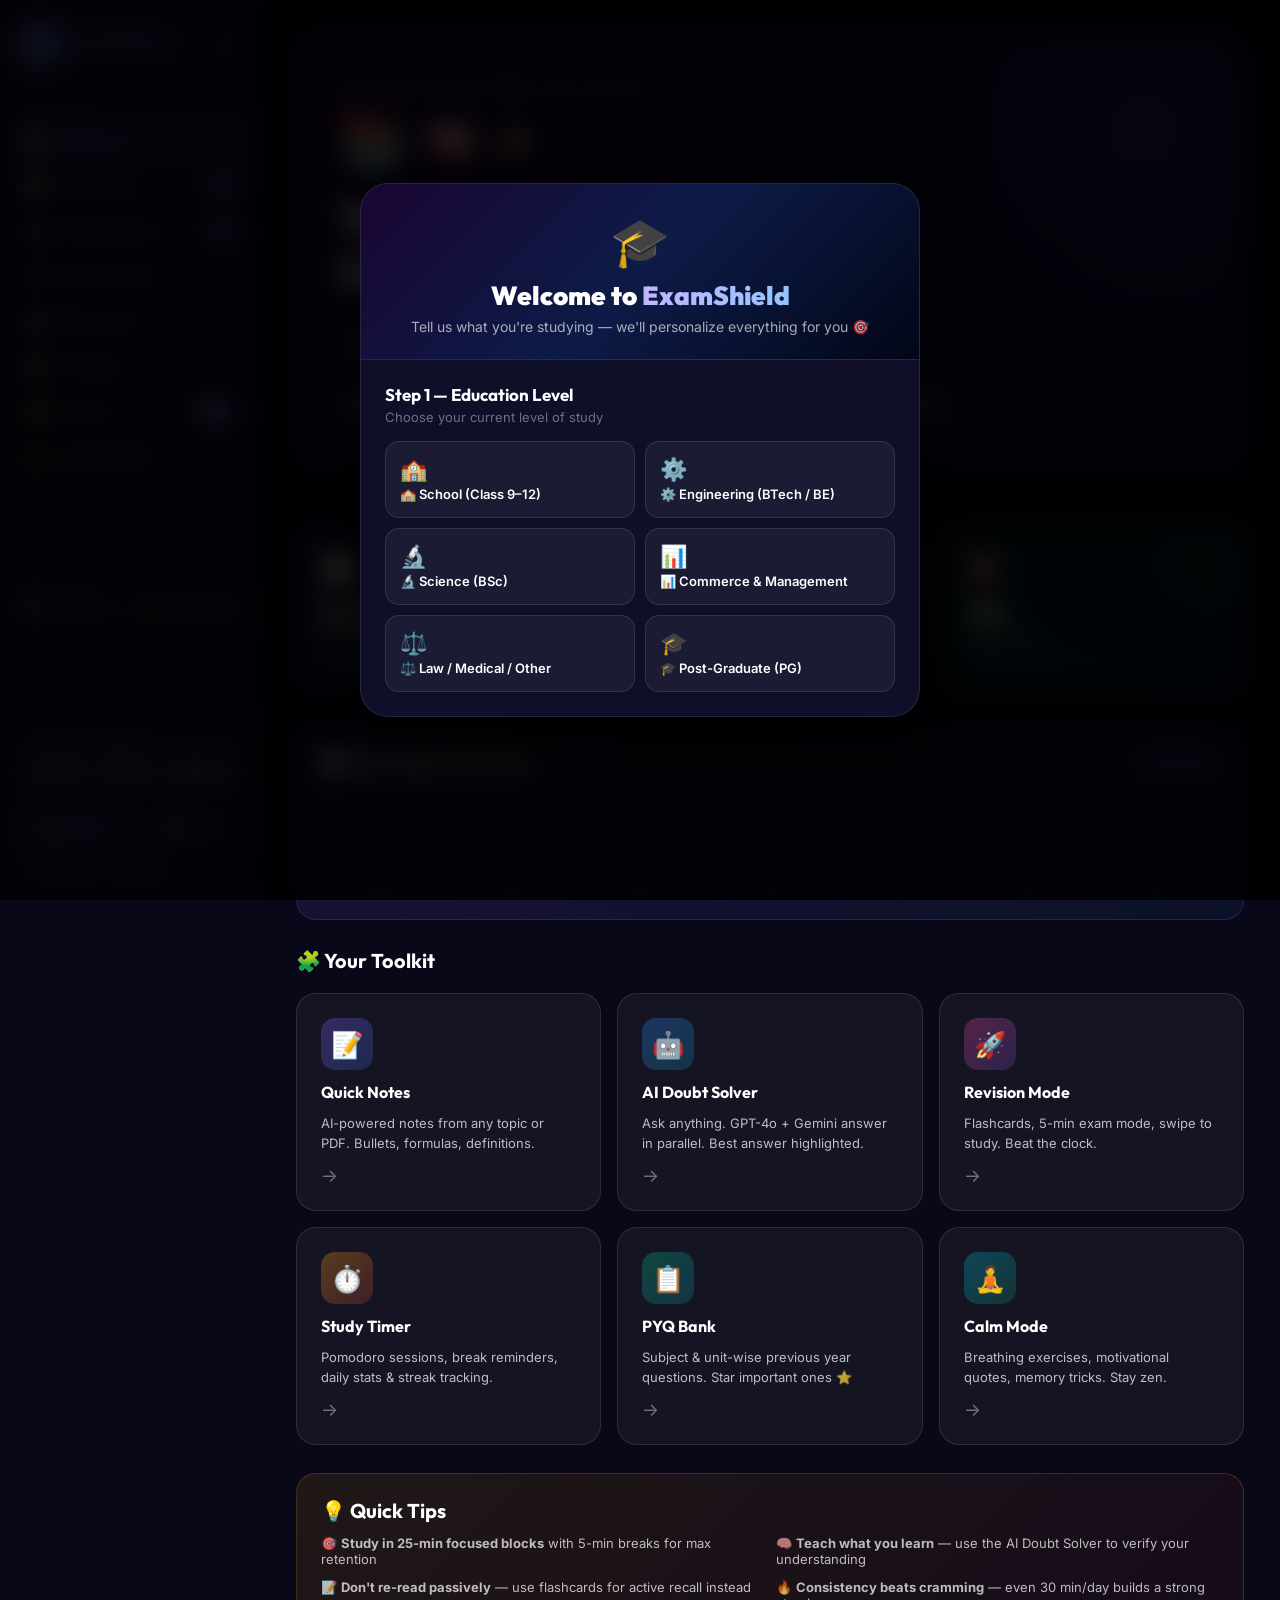
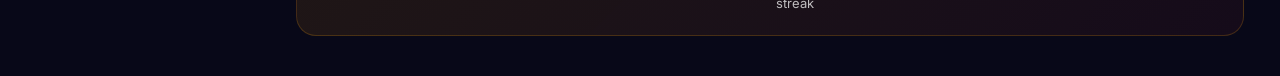
<file: index.html>
<!DOCTYPE html>
<html lang="en">

<head>
  <meta charset="UTF-8">
  <meta name="viewport" content="width=device-width, initial-scale=1.0">
  <title>ExamShield – Student Survival Toolkit</title>
  <meta name="description"
    content="AI-powered study toolkit for students. Quick notes, doubt solver, revision flashcards, Pomodoro timer, PYQ bank, and exam anxiety help.">
  <link rel="stylesheet" href="css/main.css">
  <style>
    .hero-section {
      background: var(--gradient-hero);
      background-size: 300% 300%;
      animation: gradientShift 10s ease infinite;
      border-radius: var(--radius-xl);
      padding: 48px 40px;
      margin-bottom: 32px;
      position: relative;
      overflow: hidden;
    }

    .hero-section::before {
      content: '';
      position: absolute;
      width: 400px;
      height: 400px;
      background: radial-gradient(circle, rgba(139, 92, 246, 0.2), transparent 70%);
      top: -100px;
      right: -100px;
      border-radius: 50%;
    }

    .hero-section::after {
      content: '';
      position: absolute;
      width: 300px;
      height: 300px;
      background: radial-gradient(circle, rgba(59, 130, 246, 0.15), transparent 70%);
      bottom: -80px;
      left: 40px;
      border-radius: 50%;
    }

    .hero-emoji {
      font-size: 64px;
      animation: float 3s ease-in-out infinite;
      margin-bottom: 16px;
      display: block;
    }

    .hero-title {
      font-family: var(--font-heading);
      font-size: 48px;
      font-weight: 900;
      letter-spacing: -1.5px;
      line-height: 1.1;
      margin-bottom: 14px;
      position: relative;
    }

    .hero-title .gradient-text {
      background: linear-gradient(90deg, #c4b5fd, #93c5fd, #6ee7f7);
      -webkit-background-clip: text;
      -webkit-text-fill-color: transparent;
      background-clip: text;
    }

    .hero-sub {
      font-size: 17px;
      color: rgba(255, 255, 255, 0.75);
      line-height: 1.7;
      max-width: 540px;
      position: relative;
    }

    .hero-tags {
      display: flex;
      gap: 10px;
      flex-wrap: wrap;
      margin-top: 20px;
      position: relative;
    }

    .hero-tag {
      padding: 6px 14px;
      border-radius: 20px;
      font-size: 13px;
      font-weight: 600;
      background: rgba(255, 255, 255, 0.1);
      border: 1px solid rgba(255, 255, 255, 0.2);
    }

    .dashboard-grid {
      display: grid;
      grid-template-columns: 1fr 1fr 1fr;
      gap: 20px;
      margin-bottom: 32px;
    }

    .feature-grid {
      display: grid;
      grid-template-columns: repeat(3, 1fr);
      gap: 16px;
    }

    .welcome-time {
      font-size: 13px;
      color: rgba(255, 255, 255, 0.5);
      margin-bottom: 8px;
    }

    @media (max-width: 900px) {

      .dashboard-grid,
      .feature-grid {
        grid-template-columns: repeat(2, 1fr);
      }

      .hero-title {
        font-size: 36px;
      }
    }

    @media (max-width: 600px) {

      .dashboard-grid,
      .feature-grid {
        grid-template-columns: 1fr;
      }
    }
  </style>
</head>

<body>
  <div class="app-layout">
    <aside class="sidebar" id="sidebar"></aside>
    <main class="main-content">
      <div class="page-header">
        <div class="hero-section">
          <div class="welcome-time" id="welcome-time"></div>
          <div class="hero-icon-wrap" style="margin-bottom:16px;display:flex;gap:12px;align-items:center">
            <span style="font-size:60px;animation:float 3s ease-in-out infinite;display:inline-block">📚</span>
            <span style="font-size:44px;animation:float 3s ease-in-out infinite 0.5s;display:inline-block">🧠</span>
            <span style="font-size:36px;animation:float 3s ease-in-out infinite 1s;display:inline-block">✨</span>
          </div>
          <h1 class="hero-title">Your <span class="gradient-text">ExamShield</span><br>Starts Here</h1>
          <p class="hero-sub">AI-powered tools to crush your exams. Quick notes, instant doubt solving, smart revision —
            all in one place.</p>
          <div class="hero-tags">
            <span class="hero-tag">🤖 Multi-AI</span>
            <span class="hero-tag">⚡ Last-Minute Ready</span>
            <span class="hero-tag">🧘 Anxiety-Free Mode</span>
            <span class="hero-tag">🔥 Streak Tracking</span>
          </div>
        </div>
      </div>
      <div class="page-body">

        <!-- STATS ROW -->
        <div class="dashboard-grid">
          <div class="stat-card"
            style="background:linear-gradient(135deg,rgba(139,92,246,0.15),rgba(59,130,246,0.1));border-color:rgba(139,92,246,0.25)">
            <div class="stat-card-bg" style="background:var(--accent)"></div>
            <div class="stat-icon">📈</div>
            <div class="stat-value" id="stat-hours">0h</div>
            <div class="stat-label">Study Hours</div>
            <div class="stat-change" id="stat-hours-change">+0h today</div>
          </div>
          <div class="stat-card"
            style="background:linear-gradient(135deg,rgba(245,158,11,0.15),rgba(239,68,68,0.1));border-color:rgba(245,158,11,0.25)">
            <div class="stat-card-bg" style="background:var(--accent-yellow)"></div>
            <div class="stat-icon">🔥</div>
            <div class="stat-value" id="stat-streak">0</div>
            <div class="stat-label">Day Streak</div>
            <div class="stat-change" id="stat-streak-sub" style="color:var(--accent-yellow)">Keep it going!</div>
          </div>
          <div class="stat-card"
            style="background:linear-gradient(135deg,rgba(16,185,129,0.15),rgba(6,182,212,0.1));border-color:rgba(16,185,129,0.25)">
            <div class="stat-card-bg" style="background:var(--accent-green)"></div>
            <div class="stat-icon">🎯</div>
            <div class="stat-value" id="stat-completion">0%</div>
            <div class="stat-label">Weekly Goal</div>
            <div style="margin-top:8px">
              <div class="progress-bar-wrap">
                <div class="progress-bar" id="stat-bar" style="width:0%"></div>
              </div>
            </div>
          </div>
        </div>

        <!-- WEEKLY CHART -->
        <div class="card card-gradient" style="margin-bottom:28px">
          <div class="section-header">
            <div class="section-title">📊 This Week's Activity</div>
            <span class="badge badge-purple" id="weekly-total">0 min total</span>
          </div>
          <div style="display:flex;align-items:flex-end;gap:8px;height:80px;margin-top:8px">
            <div style="display:flex;flex-direction:column;align-items:center;flex:1" id="chart-wrap">
              <!-- bars built by JS -->
            </div>
          </div>
          <div id="chart-labels" style="display:flex;gap:8px;margin-top:8px"></div>
        </div>

        <!-- FEATURE TILES -->
        <div class="section-header">
          <div class="section-title">🧩 Your Toolkit</div>
        </div>
        <div class="feature-grid">
          <a href="notes.html" class="feature-tile">
            <div class="feature-tile-icon"
              style="background:linear-gradient(135deg,rgba(139,92,246,0.3),rgba(59,130,246,0.2))">📝</div>
            <div class="feature-tile-title">Quick Notes</div>
            <div class="feature-tile-desc">AI-powered notes from any topic or PDF. Bullets, formulas, definitions.</div>
            <div class="feature-tile-arrow">→</div>
          </a>
          <a href="doubt-solver.html" class="feature-tile">
            <div class="feature-tile-icon"
              style="background:linear-gradient(135deg,rgba(59,130,246,0.3),rgba(6,182,212,0.2))">🤖</div>
            <div class="feature-tile-title">AI Doubt Solver</div>
            <div class="feature-tile-desc">Ask anything. GPT-4o + Gemini answer in parallel. Best answer highlighted.
            </div>
            <div class="feature-tile-arrow">→</div>
          </a>
          <a href="revision.html" class="feature-tile">
            <div class="feature-tile-icon"
              style="background:linear-gradient(135deg,rgba(236,72,153,0.3),rgba(139,92,246,0.2))">🚀</div>
            <div class="feature-tile-title">Revision Mode</div>
            <div class="feature-tile-desc">Flashcards, 5-min exam mode, swipe to study. Beat the clock.</div>
            <div class="feature-tile-arrow">→</div>
          </a>
          <a href="timer.html" class="feature-tile">
            <div class="feature-tile-icon"
              style="background:linear-gradient(135deg,rgba(245,158,11,0.3),rgba(239,68,68,0.2))">⏱️</div>
            <div class="feature-tile-title">Study Timer</div>
            <div class="feature-tile-desc">Pomodoro sessions, break reminders, daily stats & streak tracking.</div>
            <div class="feature-tile-arrow">→</div>
          </a>
          <a href="pyq.html" class="feature-tile">
            <div class="feature-tile-icon"
              style="background:linear-gradient(135deg,rgba(16,185,129,0.3),rgba(6,182,212,0.2))">📋</div>
            <div class="feature-tile-title">PYQ Bank</div>
            <div class="feature-tile-desc">Subject & unit-wise previous year questions. Star important ones ⭐</div>
            <div class="feature-tile-arrow">→</div>
          </a>
          <a href="anxiety.html" class="feature-tile">
            <div class="feature-tile-icon"
              style="background:linear-gradient(135deg,rgba(6,182,212,0.3),rgba(10,185,129,0.2))">🧘</div>
            <div class="feature-tile-title">Calm Mode</div>
            <div class="feature-tile-desc">Breathing exercises, motivational quotes, memory tricks. Stay zen.</div>
            <div class="feature-tile-arrow">→</div>
          </a>
        </div>

        <!-- TIPS -->
        <div class="card"
          style="margin-top:28px;background:linear-gradient(135deg,rgba(245,158,11,0.1),rgba(239,68,68,0.06));border-color:rgba(245,158,11,0.2)">
          <div class="section-title" style="margin-bottom:12px">💡 Quick Tips</div>
          <div style="display:grid;grid-template-columns:1fr 1fr;gap:12px;font-size:13px;color:var(--text-secondary)">
            <div>🎯 <strong>Study in 25-min focused blocks</strong> with 5-min breaks for max retention</div>
            <div>🧠 <strong>Teach what you learn</strong> — use the AI Doubt Solver to verify your understanding</div>
            <div>📝 <strong>Don't re-read passively</strong> — use flashcards for active recall instead</div>
            <div>🔥 <strong>Consistency beats cramming</strong> — even 30 min/day builds a strong streak</div>
          </div>
        </div>

      </div>
    </main>
  </div>

  <script src="js/config.js"></script>
  <script src="js/main.js"></script>
  <script src="js/profile.js"></script>
  <script src="js/file-handler.js"></script>
  <script>
    initPage('index.html');

    // Time greeting
    const hr = new Date().getHours();
    const greet = hr < 12 ? 'Good morning' : hr < 17 ? 'Good afternoon' : 'Good evening';
    document.getElementById('welcome-time').textContent = `${greet}, Champion! 👋  •  ${new Date().toLocaleDateString('en-IN', { weekday: 'long', day: 'numeric', month: 'long' })}`;

    // Stats
    const stats = getStats();
    const totalHours = ((stats.studyMinutes || 0) / 60).toFixed(1);
    document.getElementById('stat-hours').textContent = totalHours + 'h';
    document.getElementById('stat-streak').textContent = stats.streak || 0;
    const weeklyGoalMins = 600; // 10h/week goal
    const weeklyTotal = (stats.weeklyMinutes || []).reduce((a, b) => a + b, 0);
    const pct = Math.min(Math.round((weeklyTotal / weeklyGoalMins) * 100), 100);
    document.getElementById('stat-completion').textContent = pct + '%';
    document.getElementById('stat-bar').style.width = pct + '%';
    document.getElementById('weekly-total').textContent = `${Math.round(weeklyTotal)} min total`;

    // Weekly chart
    const chartWrap = document.getElementById('chart-wrap');
    const days = ['Sun', 'Mon', 'Tue', 'Wed', 'Thu', 'Fri', 'Sat'];
    const weekly = stats.weeklyMinutes || [0, 0, 0, 0, 0, 0, 0];
    const maxMin = Math.max(...weekly, 30);
    const orderedDays = [1, 2, 3, 4, 5, 6, 0]; // Mon → Sun
    chartWrap.style.display = 'flex';
    chartWrap.style.alignItems = 'flex-end';
    chartWrap.style.gap = '8px';
    chartWrap.style.width = '100%';
    chartWrap.style.height = '80px';
    orderedDays.forEach(d => {
      const mins = weekly[d] || 0;
      const h = Math.max((mins / maxMin) * 64, 4);
      const bar = document.createElement('div');
      bar.className = 'chart-bar';
      bar.style.flex = '1';
      bar.style.height = h + 'px';
      bar.title = `${days[d]}: ${mins} min`;
      if (d === new Date().getDay()) bar.style.background = 'var(--accent)';
      chartWrap.appendChild(bar);
    });

    // Build day labels via JS
    const labels = ['Mon', 'Tue', 'Wed', 'Thu', 'Fri', 'Sat', 'Sun'];
    const labelsWrap = document.getElementById('chart-labels');
    labels.forEach(d => {
      const el = document.createElement('div');
      el.style.cssText = 'flex:1;text-align:center;font-size:10px;color:var(--text-muted)';
      el.textContent = d;
      labelsWrap.appendChild(el);
    });
  </script>
</body>

</html>
</file>
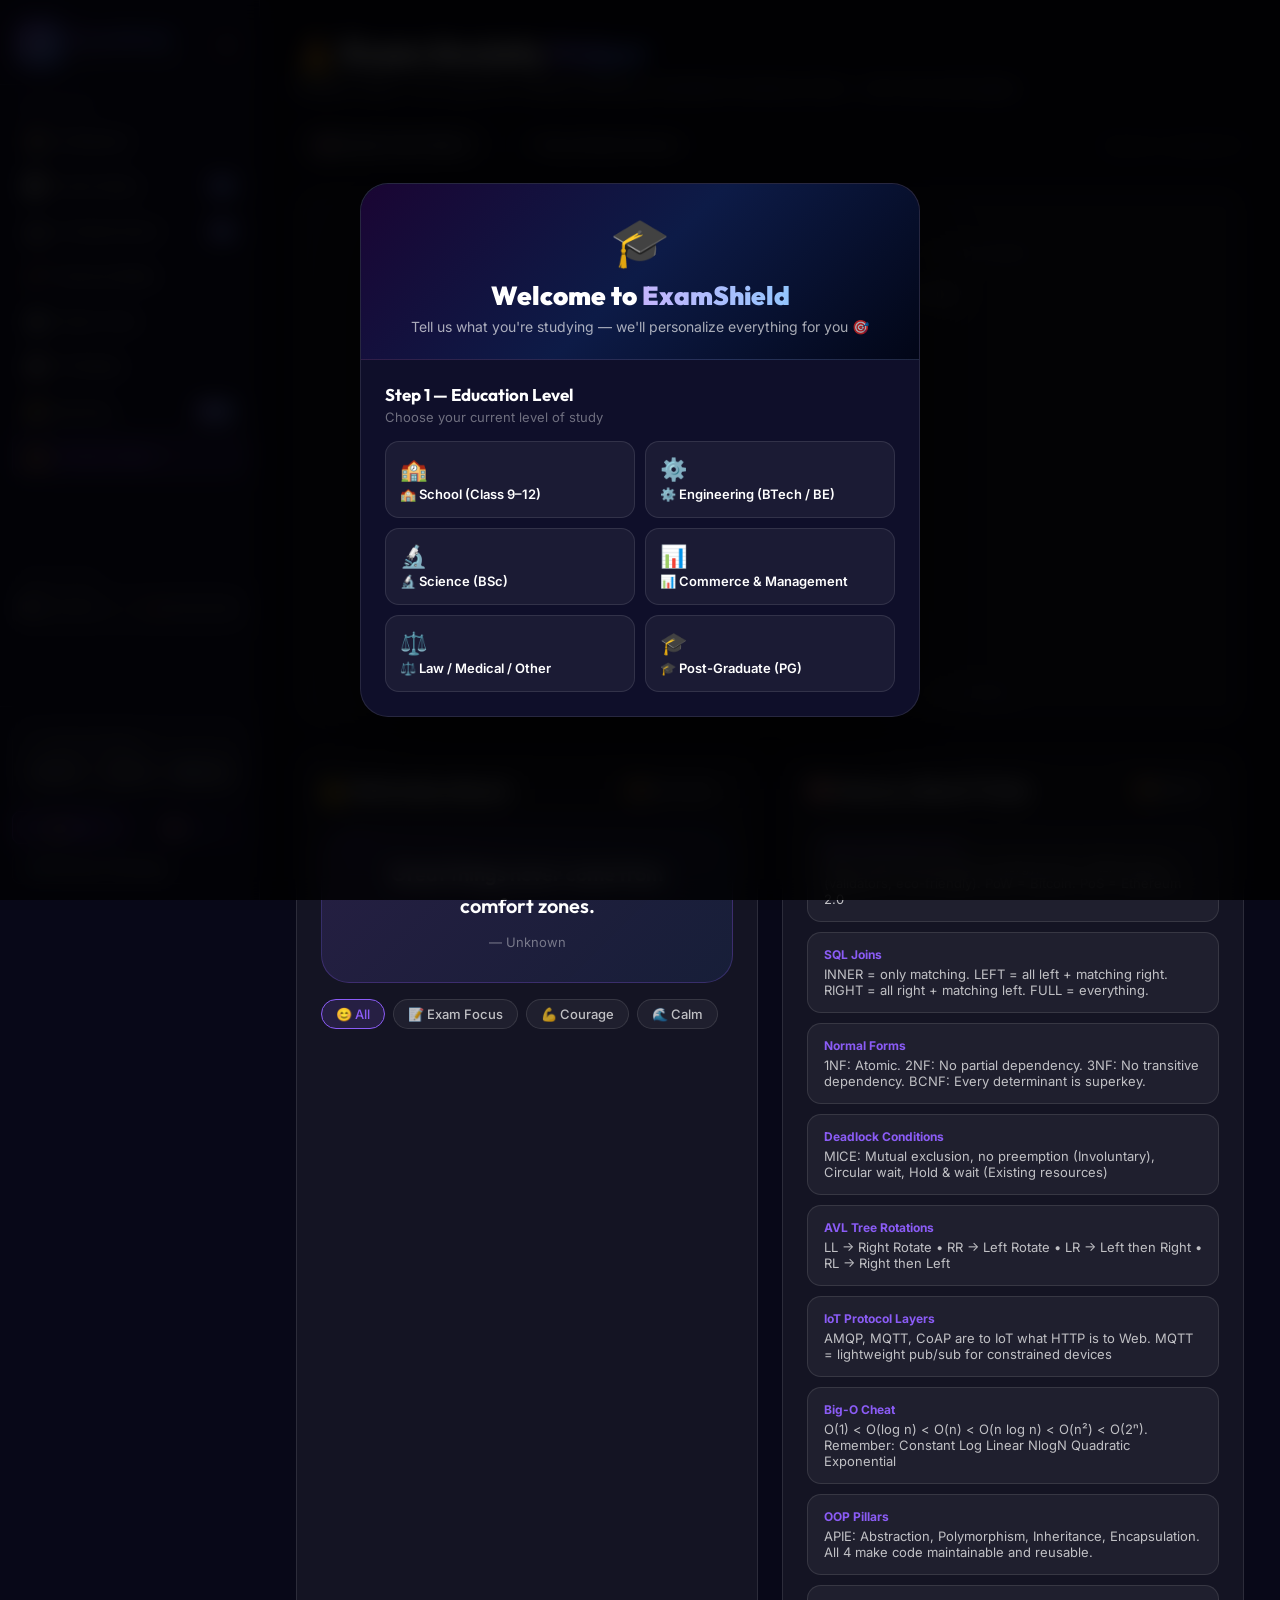
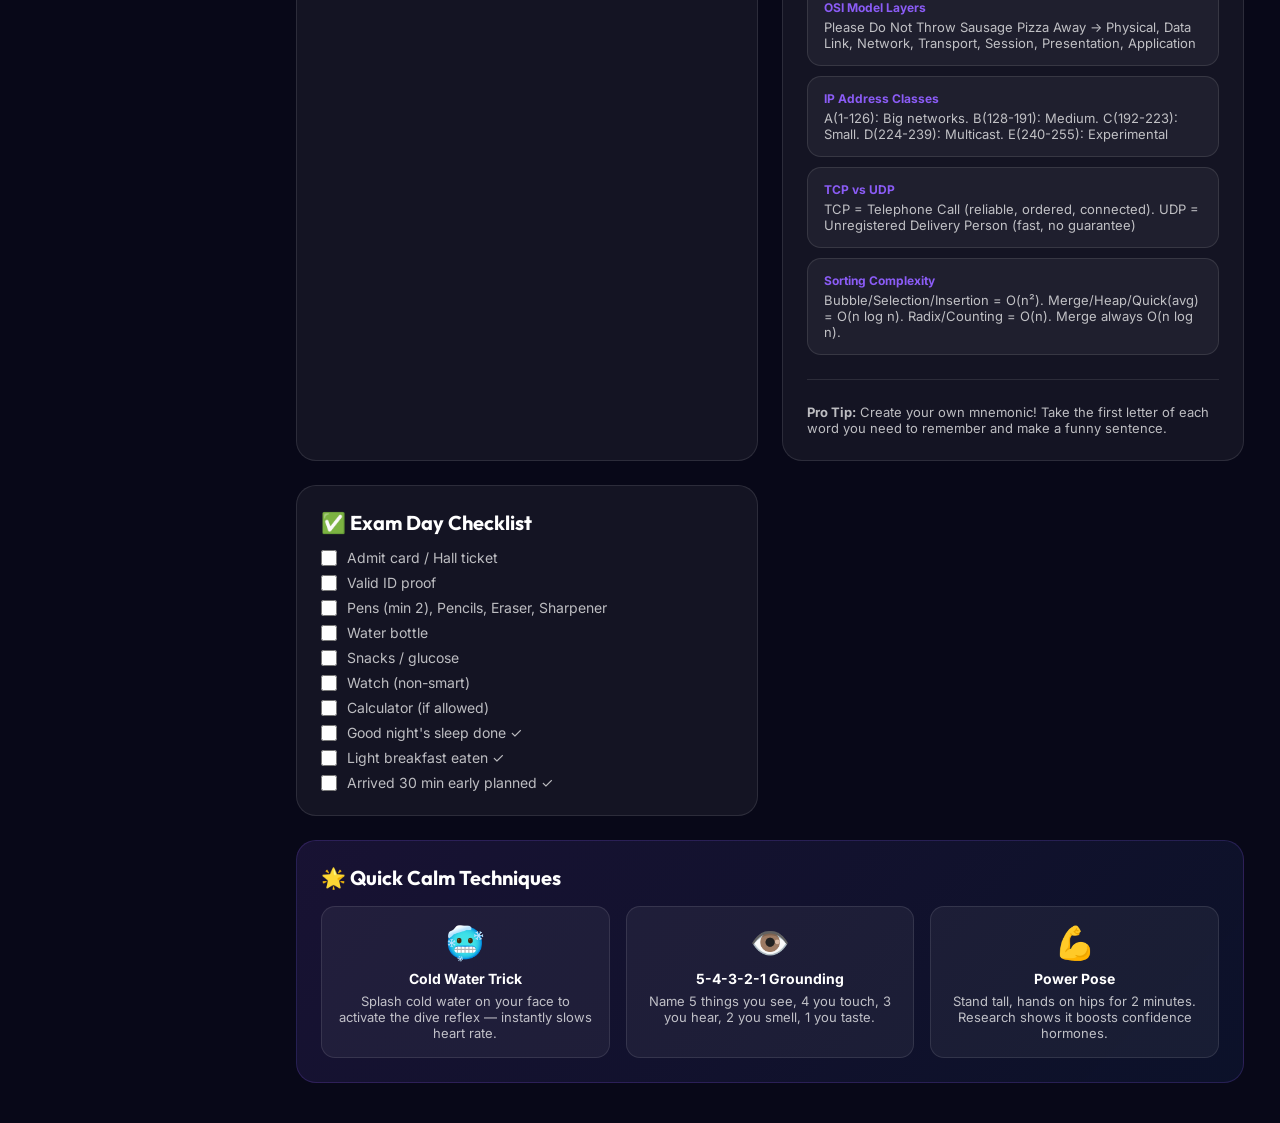
<file: anxiety.html>
<!DOCTYPE html>
<html lang="en">

<head>
    <meta charset="UTF-8">
    <meta name="viewport" content="width=device-width, initial-scale=1.0">
    <title>Exam Anxiety Helper – ExamShield</title>
    <meta name="description"
        content="Calm your exam anxiety with guided breathing, motivational quotes, memory tricks, and calm mode.">
    <link rel="stylesheet" href="css/main.css">
    <style>
        .anxiety-grid {
            display: grid;
            grid-template-columns: 1fr 1fr;
            gap: 24px;
        }

        .breathing-section {
            grid-column: 1 / -1;
        }

        /* Breathing */
        .breathing-outer {
            position: relative;
            width: 260px;
            height: 260px;
            display: flex;
            align-items: center;
            justify-content: center;
            margin: 0 auto;
        }

        .breath-ring {
            position: absolute;
            border-radius: 50%;
            border: 2px solid rgba(139, 92, 246, 0.3);
            animation: breathRing 4s ease-in-out infinite;
        }

        .breath-ring-1 {
            width: 260px;
            height: 260px;
            animation-delay: 0s;
        }

        .breath-ring-2 {
            width: 220px;
            height: 220px;
            animation-delay: 0.5s;
        }

        @keyframes breathRing {

            0%,
            100% {
                transform: scale(0.7);
                opacity: 0.6;
            }

            50% {
                transform: scale(1);
                opacity: 0.2;
            }
        }

        .breath-core {
            width: 160px;
            height: 160px;
            border-radius: 50%;
            background: radial-gradient(circle at 40% 40%, #a78bfa, #6366f1 60%, #4338ca);
            display: flex;
            flex-direction: column;
            align-items: center;
            justify-content: center;
            box-shadow: 0 0 60px rgba(139, 92, 246, 0.4), inset 0 0 30px rgba(255, 255, 255, 0.1);
            transition: transform 4s cubic-bezier(0.4, 0, 0.2, 1);
            cursor: pointer;
            position: relative;
            z-index: 2;
            border: 2px solid rgba(167, 139, 250, 0.5);
        }

        .breath-core.inhale {
            transform: scale(1.5);
            box-shadow: 0 0 100px rgba(139, 92, 246, 0.6);
        }

        .breath-core.hold {
            transform: scale(1.5);
        }

        .breath-core.exhale {
            transform: scale(1);
        }

        .breath-phase-text {
            font-size: 12px;
            font-weight: 700;
            text-transform: uppercase;
            letter-spacing: 1.5px;
            color: rgba(255, 255, 255, 0.7);
            margin-bottom: 4px;
        }

        .breath-count {
            font-family: var(--font-heading);
            font-size: 36px;
            font-weight: 900;
            color: #fff;
        }

        .breath-instruction {
            font-size: 11px;
            color: rgba(255, 255, 255, 0.5);
            margin-top: 2px;
        }

        .breath-controls {
            display: flex;
            gap: 10px;
            justify-content: center;
            margin-top: 20px;
        }

        .breath-pattern-btns {
            display: flex;
            gap: 8px;
            justify-content: center;
            flex-wrap: wrap;
            margin-top: 12px;
        }

        .pattern-btn {
            padding: 6px 14px;
            border-radius: 20px;
            font-size: 12px;
            font-weight: 600;
            background: var(--bg-card);
            border: 1px solid var(--border-color);
            cursor: pointer;
            color: var(--text-secondary);
            transition: var(--transition);
        }

        .pattern-btn.active {
            background: rgba(139, 92, 246, 0.2);
            border-color: var(--accent);
            color: var(--accent);
        }

        /* Quotes */
        .quote-rotate {
            animation: fadeIn 0.8s ease;
        }

        /* Memory tricks */
        .mnemonic-card {
            background: var(--bg-card);
            border: 1px solid var(--border-color);
            border-radius: var(--radius-md);
            padding: 14px 16px;
            transition: var(--transition);
            margin-bottom: 10px;
        }

        .mnemonic-card:hover {
            border-color: rgba(139, 92, 246, 0.3);
        }

        /* Calm sections grid */
        @media (max-width: 900px) {
            .anxiety-grid {
                grid-template-columns: 1fr;
            }

            .breathing-section {
                grid-column: 1;
            }
        }
    </style>
</head>

<body>
    <div class="app-layout">
        <aside class="sidebar" id="sidebar"></aside>
        <main class="main-content">
            <div class="page-header">
                <h1 class="page-title">🧘 Exam Anxiety <span>Helper</span></h1>
                <p class="page-subtitle">Breathe. Relax. You've got this. Guided breathing, motivation & memory tricks —
                    all in one calm space.</p>
            </div>
            <div class="page-body">

                <!-- TOP ACTIONS -->
                <div style="display:flex;gap:10px;margin-bottom:24px;flex-wrap:wrap;align-items:center">
                    <button class="btn btn-secondary" onclick="toggleCalmMode()" id="calm-btn">🌸 Enable Calm
                        Mode</button>
                    <button class="btn btn-ghost" onclick="playAmbient()">🎵 Play Ambient Sound</button>
                    <div style="margin-left:auto;font-size:13px;color:var(--text-muted)" id="breath-session-info">
                        Sessions completed: <strong id="breath-sessions">0</strong></div>
                </div>

                <div class="anxiety-grid">

                    <!-- BREATHING EXERCISE (full width) -->
                    <div class="card breathing-section" style="text-align:center">
                        <div class="section-title" style="margin-bottom:6px">🫁 Guided Box Breathing</div>
                        <div style="font-size:13px;color:var(--text-muted);margin-bottom:20px">Click the circle or press
                            Start to begin. Used by Navy SEALs to calm anxiety instantly.</div>

                        <!-- PATTERN SELECTOR -->
                        <div class="breath-pattern-btns">
                            <button class="pattern-btn active" data-pattern="box" onclick="setPattern('box',this)">📦
                                Box (4-4-4-4)</button>
                            <button class="pattern-btn" data-pattern="478" onclick="setPattern('478',this)">🌙 4-7-8
                                Sleep</button>
                            <button class="pattern-btn" data-pattern="calm" onclick="setPattern('calm',this)">🌊 Calm
                                (5-2-5)</button>
                        </div>

                        <div class="breathing-outer" style="margin-top:24px">
                            <div class="breath-ring breath-ring-1"></div>
                            <div class="breath-ring breath-ring-2"></div>
                            <div class="breath-core" id="breath-circle" onclick="toggleBreathing()">
                                <div class="breath-phase-text" id="bp-phase">READY</div>
                                <div class="breath-count" id="bp-count">4</div>
                                <div class="breath-instruction" id="bp-instruction">Click to start</div>
                            </div>
                        </div>

                        <div class="breath-controls" style="margin-top:24px">
                            <button class="btn btn-primary btn-lg" onclick="toggleBreathing()" id="breath-start-btn">▶
                                Start Breathing</button>
                            <button class="btn btn-ghost btn-lg" onclick="resetBreathing()">↺ Reset</button>
                        </div>

                        <div
                            style="margin-top:16px;display:flex;justify-content:center;gap:32px;font-size:13px;color:var(--text-muted)">
                            <div>Inhale: expand your lungs fully</div>
                            <div>Hold: stay still</div>
                            <div>Exhale: release slowly</div>
                        </div>
                    </div>

                    <!-- MOTIVATIONAL QUOTES -->
                    <div class="card">
                        <div class="section-header">
                            <div class="section-title">💪 Motivation Boost</div>
                            <button class="btn btn-ghost btn-sm" onclick="newQuote()">🔀 New Quote</button>
                        </div>
                        <div class="quote-card quote-rotate" id="quote-display">
                            <div class="quote-mark">"</div>
                            <div class="quote-text" id="quote-text">Loading your inspiration...</div>
                            <div class="quote-author" id="quote-author"></div>
                        </div>
                        <div style="margin-top:16px;display:flex;gap:8px;flex-wrap:wrap" id="mood-chips">
                            <button class="filter-pill active" onclick="setMood('all', this)">😊 All</button>
                            <button class="filter-pill" onclick="setMood('exam', this)">📝 Exam Focus</button>
                            <button class="filter-pill" onclick="setMood('courage', this)">💪 Courage</button>
                            <button class="filter-pill" onclick="setMood('calm', this)">🌊 Calm</button>
                        </div>
                    </div>

                    <!-- MEMORY BOOST -->
                    <div class="card">
                        <div class="section-header">
                            <div class="section-title">🧠 Memory Boost Tricks</div>
                            <button class="btn btn-ghost btn-sm" onclick="shuffleMnemonics()">🔀 Refresh</button>
                        </div>
                        <div id="mnemonics-display"></div>
                        <div class="divider"></div>
                        <div style="font-size:13px;color:var(--text-secondary)">
                            <strong>Pro Tip:</strong> Create your own mnemonic! Take the first letter of each word you
                            need to remember and make a funny sentence.
                        </div>
                    </div>

                    <!-- EXAM DAY CHECKLIST -->
                    <div class="card">
                        <div class="section-title" style="margin-bottom:14px">✅ Exam Day Checklist</div>
                        <div id="checklist" style="display:flex;flex-direction:column;gap:8px;font-size:14px">
                        </div>
                    </div>

                    <!-- POSITIVE AFFIRMATIONS -->
                    <div class="card card-gradient" style="grid-column: 1 / -1">
                        <div class="section-title" style="margin-bottom:16px">🌟 Quick Calm Techniques</div>
                        <div style="display:grid;grid-template-columns:repeat(3,1fr);gap:16px">
                            <div
                                style="padding:16px;background:var(--bg-card);border-radius:var(--radius-md);border:1px solid var(--border-color);text-align:center">
                                <div style="font-size:32px;margin-bottom:8px">🥶</div>
                                <div style="font-weight:700;margin-bottom:6px;font-size:14px">Cold Water Trick</div>
                                <div style="font-size:13px;color:var(--text-secondary)">Splash cold water on your face
                                    to activate the dive reflex — instantly slows heart rate.</div>
                            </div>
                            <div
                                style="padding:16px;background:var(--bg-card);border-radius:var(--radius-md);border:1px solid var(--border-color);text-align:center">
                                <div style="font-size:32px;margin-bottom:8px">👁️</div>
                                <div style="font-weight:700;margin-bottom:6px;font-size:14px">5-4-3-2-1 Grounding</div>
                                <div style="font-size:13px;color:var(--text-secondary)">Name 5 things you see, 4 you
                                    touch, 3 you hear, 2 you smell, 1 you taste.</div>
                            </div>
                            <div
                                style="padding:16px;background:var(--bg-card);border-radius:var(--radius-md);border:1px solid var(--border-color);text-align:center">
                                <div style="font-size:32px;margin-bottom:8px">💪</div>
                                <div style="font-weight:700;margin-bottom:6px;font-size:14px">Power Pose</div>
                                <div style="font-size:13px;color:var(--text-secondary)">Stand tall, hands on hips for 2
                                    minutes. Research shows it boosts confidence hormones.</div>
                            </div>
                        </div>
                    </div>
                </div>
            </div>
        </main>
    </div>

    <script src="js/config.js"></script>
    <script src="js/main.js"></script>
    <script src="js/profile.js"></script>
    <script src="js/file-handler.js"></script>
    <script>
        initPage('anxiety.html');

        let breathingActive = false;
        let breathInterval = null;
        let breathPhase = 0;
        let breathCounter = 0;
        let breathSessionsCompleted = LS.get('er_breath_sessions', 0);
        let calmModeOn = false;

        document.getElementById('breath-sessions').textContent = breathSessionsCompleted;

        // Breathing patterns: [inhale, hold, exhale, hold2] in seconds
        const PATTERNS = {
            box: { name: 'Box', steps: ['INHALE', 'HOLD', 'EXHALE', 'HOLD'], times: [4, 4, 4, 4] },
            '478': { name: '4-7-8', steps: ['INHALE', 'HOLD', 'EXHALE', ''], times: [4, 7, 8, 0] },
            calm: { name: 'Calm', steps: ['INHALE', 'HOLD', 'EXHALE', ''], times: [5, 2, 5, 0] },
        };
        let currentPattern = PATTERNS.box;

        function setPattern(p, el) {
            if (breathingActive) return;
            currentPattern = PATTERNS[p];
            document.querySelectorAll('.pattern-btn').forEach(b => b.classList.remove('active'));
            el.classList.add('active');
            resetBreathing();
        }

        function toggleBreathing() {
            if (breathingActive) {
                clearInterval(breathInterval);
                breathingActive = false;
                document.getElementById('breath-start-btn').innerHTML = '▶ Start Breathing';
                document.getElementById('breath-circle').className = 'breath-core';
                document.getElementById('bp-phase').textContent = 'PAUSED';
                document.getElementById('bp-instruction').textContent = 'Click to continue';
            } else {
                breathingActive = true;
                document.getElementById('breath-start-btn').innerHTML = '⏸ Pause';
                startBreathCycle();
            }
        }

        function startBreathCycle() {
            runPhase(0);
        }

        function runPhase(p) {
            if (!breathingActive) return;
            const steps = currentPattern.steps;
            const times = currentPattern.times;
            // Skip empty steps
            if (!steps[p] || times[p] === 0) {
                setTimeout(() => {
                    if (!breathingActive) return;
                    const next = (p + 1) % steps.length;
                    if (next === 0) { breathSessionsCompleted++; LS.set('er_breath_sessions', breathSessionsCompleted); document.getElementById('breath-sessions').textContent = breathSessionsCompleted; }
                    runPhase(next);
                }, 100);
                return;
            }

            const phase = steps[p];
            const duration = times[p];
            let count = duration;

            const circle = document.getElementById('breath-circle');
            document.getElementById('bp-phase').textContent = phase;
            document.getElementById('bp-count').textContent = count;

            if (phase === 'INHALE') {
                document.getElementById('bp-instruction').textContent = 'Breathe in slowly...';
                circle.className = 'breath-core inhale';
            } else if (phase === 'EXHALE') {
                document.getElementById('bp-instruction').textContent = 'Release slowly...';
                circle.className = 'breath-core exhale';
                setTimeout(() => { if (document.getElementById('breath-circle')) document.getElementById('breath-circle').className = 'breath-core exhale'; }, 100);
            } else {
                document.getElementById('bp-instruction').textContent = 'Stay still...';
                // keep current transform
            }

            clearInterval(breathInterval);
            breathInterval = setInterval(() => {
                if (!breathingActive) { clearInterval(breathInterval); return; }
                count--;
                document.getElementById('bp-count').textContent = Math.max(count, 0);
                if (count <= 0) {
                    clearInterval(breathInterval);
                    const next = (p + 1) % steps.length;
                    if (next === 0) {
                        breathSessionsCompleted++;
                        LS.set('er_breath_sessions', breathSessionsCompleted);
                        document.getElementById('breath-sessions').textContent = breathSessionsCompleted;
                    }
                    runPhase(next);
                }
            }, 1000);
        }

        function resetBreathing() {
            clearInterval(breathInterval);
            breathingActive = false;
            document.getElementById('breath-start-btn').innerHTML = '▶ Start Breathing';
            document.getElementById('bp-phase').textContent = 'READY';
            document.getElementById('bp-count').textContent = currentPattern.times[0];
            document.getElementById('bp-instruction').textContent = 'Click to start';
            document.getElementById('breath-circle').className = 'breath-core';
        }

        // Quotes
        const MOOD_QUOTES = {
            all: QUOTES,
            exam: [
                { text: "You have studied harder than you think. Trust the process.", author: "ExamShield" },
                { text: "The expert in anything was once a beginner. You are prepared.", author: "Unknown" },
                { text: "Every question you encounter is solvable. Think step by step.", author: "ExamShield" },
            ],
            courage: [
                { text: "Courage is not the absence of fear, but taking action in spite of it.", author: "Unknown" },
                { text: "You are braver than you believe, smarter than you seem.", author: "A.A. Milne" },
            ],
            calm: [
                { text: "Take a breath. You have survived 100% of your worst days.", author: "Unknown" },
                { text: "This too shall pass. One question at a time.", author: "ExamShield" },
                { text: "Your mind is calmer than you think right now.", author: "ExamShield" },
            ]
        };
        let qMood = 'all';
        let qPool = [...QUOTES];

        function newQuote() {
            const pool = MOOD_QUOTES[qMood] || QUOTES;
            const q = pool[Math.floor(Math.random() * pool.length)];
            const el = document.getElementById('quote-display');
            el.style.animation = 'none';
            setTimeout(() => {
                document.getElementById('quote-text').textContent = q.text;
                document.getElementById('quote-author').textContent = '— ' + q.author;
                el.style.animation = 'fadeIn 0.6s ease';
            }, 50);
        }

        function setMood(m, el) {
            qMood = m;
            document.querySelectorAll('#mood-chips .filter-pill').forEach(p => p.classList.remove('active'));
            el.classList.add('active');
            newQuote();
        }

        // Mnemonics
        function shuffleMnemonics() {
            const shuffled = [...MNEMONICS].sort(() => Math.random() - 0.5);
            document.getElementById('mnemonics-display').innerHTML = shuffled.map(m => `
      <div class="mnemonic-card">
        <div style="font-size:12px;font-weight:700;color:var(--accent);margin-bottom:4px">${m.topic}</div>
        <div style="font-size:13px;color:var(--text-secondary)">${m.trick}</div>
      </div>
    `).join('');
        }

        // Checklist
        const CHECKLIST = [
            'Admit card / Hall ticket',
            'Valid ID proof',
            'Pens (min 2), Pencils, Eraser, Sharpener',
            'Water bottle',
            'Snacks / glucose',
            'Watch (non-smart)',
            'Calculator (if allowed)',
            'Good night\'s sleep done ✓',
            'Light breakfast eaten ✓',
            'Arrived 30 min early planned ✓',
        ];
        let checkState = LS.get('er_checklist', {});
        function renderChecklist() {
            document.getElementById('checklist').innerHTML = CHECKLIST.map((item, i) => `
      <label style="display:flex;align-items:center;gap:10px;cursor:pointer;color:${checkState[i] ? 'var(--text-muted)' : 'var(--text-secondary)'}">
        <input type="checkbox" ${checkState[i] ? 'checked' : ''} onchange="checkItem(${i}, this.checked)"
          style="width:16px;height:16px;accent-color:var(--accent);cursor:pointer">
        <span style="${checkState[i] ? 'text-decoration:line-through' : ''}">${item}</span>
      </label>
    `).join('');
        }
        function checkItem(i, checked) {
            checkState[i] = checked;
            LS.set('er_checklist', checkState);
            renderChecklist();
        }

        // Calm mode
        function toggleCalmMode() {
            calmModeOn = !calmModeOn;
            setTheme(calmModeOn ? 'calm' : 'dark');
            document.getElementById('calm-btn').textContent = calmModeOn ? '🌙 Back to Dark Mode' : '🌸 Enable Calm Mode';
            toast(calmModeOn ? 'Calm Mode activated 🌸' : 'Dark Mode restored 🌙', '🎨');
        }

        function playAmbient() {
            toggleSound('rain');
            toast('Rain sounds playing 🌧', '🎵');
        }

        // Init
        newQuote();
        shuffleMnemonics();
        renderChecklist();
        // Auto-rotate quote every 30 seconds
        setInterval(newQuote, 30000);
    </script>
</body>

</html>
</file>
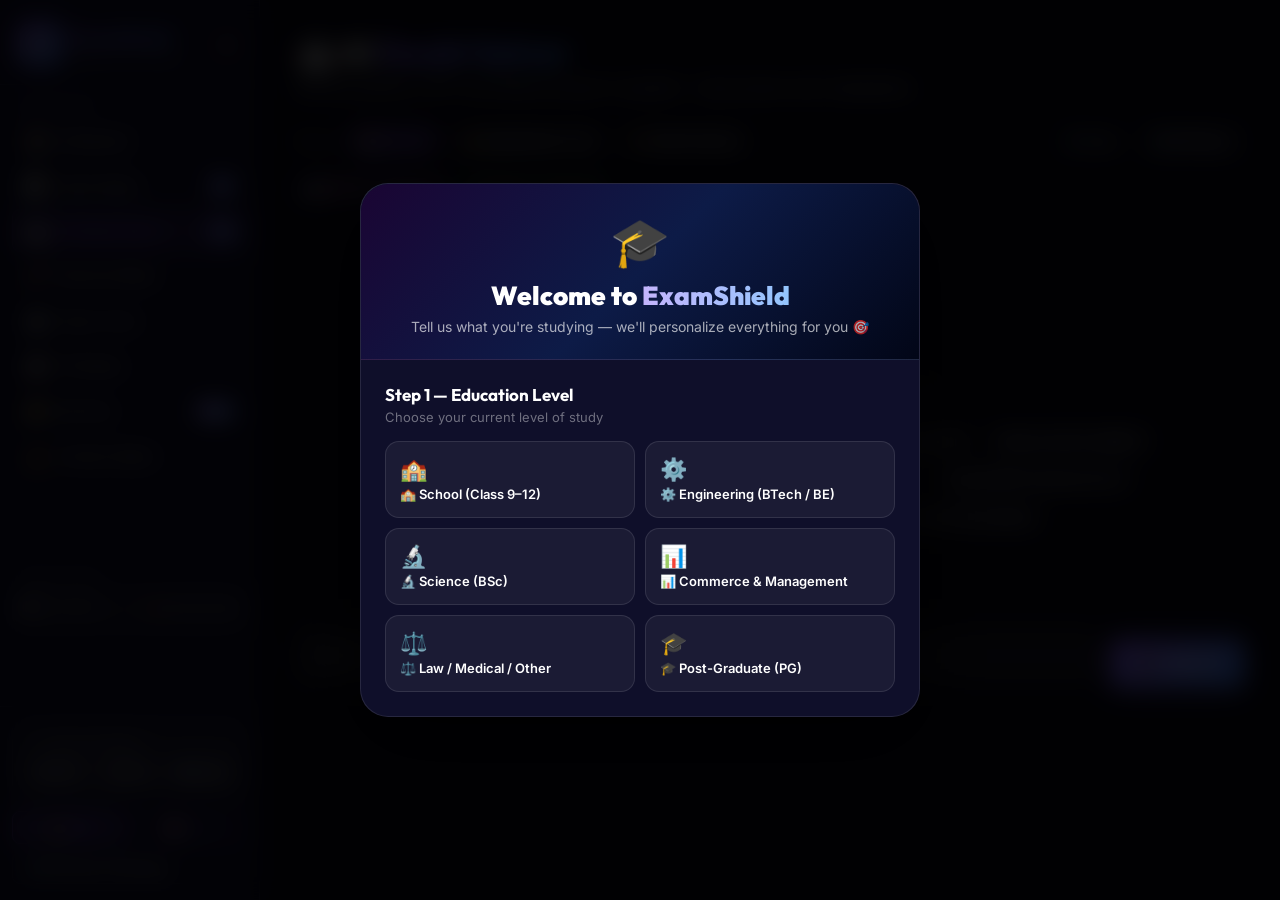
<file: doubt-solver.html>
<!DOCTYPE html>
<html lang="en">

<head>
    <meta charset="UTF-8">
    <meta name="viewport" content="width=device-width, initial-scale=1.0">
    <title>AI Doubt Solver – ExamShield</title>
    <meta name="description"
        content="Ask any exam doubt. GPT-4o and Gemini answer in parallel. Best answer auto-highlighted.">
    <link rel="stylesheet" href="css/main.css">
    <style>
        .chat-container {
            display: flex;
            flex-direction: column;
            gap: 20px;
        }

        .chat-message {
            display: flex;
            gap: 14px;
            animation: fadeIn 0.4s ease;
        }

        .chat-avatar {
            width: 38px;
            height: 38px;
            border-radius: 50%;
            display: flex;
            align-items: center;
            justify-content: center;
            font-size: 18px;
            flex-shrink: 0;
        }

        .chat-avatar.user {
            background: var(--gradient-primary);
        }

        .chat-avatar.ai {
            background: linear-gradient(135deg, rgba(16, 185, 129, 0.3), rgba(6, 182, 212, 0.3));
            border: 1px solid rgba(16, 185, 129, 0.4);
        }

        .chat-bubble {
            flex: 1;
        }

        .chat-bubble-header {
            font-size: 12px;
            color: var(--text-muted);
            margin-bottom: 6px;
            font-weight: 600;
        }

        .chat-bubble-content {
            background: var(--bg-card);
            border: 1px solid var(--border-color);
            border-radius: var(--radius-md);
            padding: 16px;
            font-size: 14px;
            line-height: 1.8;
            color: var(--text-secondary);
        }

        .chat-bubble.user-msg .chat-bubble-content {
            background: linear-gradient(135deg, rgba(139, 92, 246, 0.15), rgba(59, 130, 246, 0.1));
            border-color: rgba(139, 92, 246, 0.3);
            color: var(--text-primary);
        }

        .mode-toggle-row {
            display: flex;
            gap: 10px;
            margin-bottom: 16px;
            align-items: center;
        }

        .mode-pill {
            padding: 6px 14px;
            border-radius: 20px;
            font-size: 13px;
            font-weight: 600;
            background: var(--bg-card);
            border: 1px solid var(--border-color);
            cursor: pointer;
            color: var(--text-secondary);
            transition: var(--transition);
        }

        .mode-pill.active {
            background: rgba(139, 92, 246, 0.2);
            border-color: var(--accent);
            color: var(--accent);
        }

        .ask-bar {
            display: flex;
            gap: 10px;
            align-items: flex-end;
            position: sticky;
            bottom: 0;
            background: var(--bg-primary);
            padding: 16px 0 8px;
            border-top: 1px solid var(--border-color);
            margin-top: 20px;
        }

        .ask-input-wrap {
            flex: 1;
            position: relative;
        }

        .ask-input {
            width: 100%;
            padding: 14px 16px;
            border-radius: var(--radius-md);
            font-size: 15px;
            resize: none;
            min-height: 54px;
            max-height: 160px;
            overflow-y: auto;
        }
    </style>
</head>

<body>
    <div class="app-layout">
        <aside class="sidebar" id="sidebar"></aside>
        <main class="main-content">
            <div class="page-header">
                <h1 class="page-title">🤖 AI <span>Doubt Solver</span></h1>
                <p class="page-subtitle">Ask any question. GPT-4o & Gemini answer in parallel — best answer
                    auto-highlighted.</p>
            </div>
            <div class="page-body">

                <!-- MODE + HISTORY CLEAR -->
                <div style="display:flex;justify-content:space-between;align-items:center;margin-bottom:20px">
                    <div class="mode-toggle-row" style="margin:0">
                        <span style="font-size:13px;color:var(--text-muted);font-weight:600">Mode:</span>
                        <button class="mode-pill active" id="mode-normal" onclick="setMode('normal')">📚 Normal</button>
                        <button class="mode-pill" id="mode-eli5" onclick="setMode('eli5')">🧒 Explain like I'm
                            10</button>
                        <button class="mode-pill" id="mode-concise" onclick="setMode('concise')">⚡ Ultra
                            Concise</button>
                    </div>
                    <div style="display:flex;gap:8px">
                        <button class="btn btn-ghost btn-sm" onclick="clearChat()">🗑️ Clear</button>
                        <button class="btn btn-secondary btn-sm" onclick="openSettings()">⚙️ API Keys</button>
                    </div>
                </div>

                <!-- AI STATUS BADGES -->
                <div style="display:flex;gap:8px;margin-bottom:20px" id="ai-status-row">
                    <span class="badge" id="badge-openai"
                        style="background:rgba(99,102,241,0.15);color:#a5b4fc;border-color:rgba(99,102,241,0.3)">🤖
                        GPT-4o — checking key...</span>
                    <span class="badge" id="badge-gemini"
                        style="background:rgba(16,185,129,0.15);color:#6ee7b7;border-color:rgba(16,185,129,0.3)">✨
                        Gemini — checking key...</span>
                </div>

                <!-- CHAT AREA -->
                <div id="chat-area" class="chat-container"></div>

                <!-- EMPTY STATE -->
                <div id="empty-state" class="empty-state">
                    <div class="empty-state-icon">💬</div>
                    <div class="empty-state-text">Ask your first doubt!</div>
                    <div class="empty-state-sub">Type below and both AIs will race to answer you 🏁</div>
                    <div style="display:flex;flex-wrap:wrap;gap:8px;justify-content:center;margin-top:20px"
                        id="suggestion-pills">
                        <button class="filter-pill" onclick="askSuggestion(this)">Explain Dijkstra's algorithm step by
                            step</button>
                        <button class="filter-pill" onclick="askSuggestion(this)">Difference between process and thread
                            in OS</button>
                        <button class="filter-pill" onclick="askSuggestion(this)">What is ACID in DBMS?</button>
                        <button class="filter-pill" onclick="askSuggestion(this)">Explain TCP 3-way handshake</button>
                        <button class="filter-pill" onclick="askSuggestion(this)">How does Blockchain achieve
                            consensus?</button>
                        <button class="filter-pill" onclick="askSuggestion(this)">Explain MQTT protocol in IoT</button>
                        <button class="filter-pill" onclick="askSuggestion(this)">What is virtual memory and
                            paging?</button>
                        <button class="filter-pill" onclick="askSuggestion(this)">Explain polymorphism in Java with
                            example</button>
                    </div>
                </div>

                <!-- ASK BAR -->
                <div class="ask-bar">
                    <div class="ask-input-wrap">
                        <textarea class="ask-input" id="ask-input"
                            placeholder="Type your doubt here... (e.g. Explain Lami's theorem simply)" rows="1"
                            onkeydown="handleKey(event)"></textarea>
                    </div>
                    <button class="btn btn-primary btn-lg" id="ask-btn" onclick="askDoubt()">
                        <span id="ask-btn-icon">🚀</span> Ask AI
                    </button>
                </div>
            </div>
        </main>
    </div>

    <script src="js/config.js"></script>
    <script src="js/main.js"></script>
    <script src="js/profile.js"></script>
    <script src="js/file-handler.js"></script>
    <script src="js/ai-service.js"></script>
    <script>
        initPage('doubt-solver.html');
        let mode = 'normal';
        let chatHistory = LS.get('er_chat', []);

        function setMode(m) {
            mode = m;
            document.querySelectorAll('.mode-pill').forEach(p => p.classList.remove('active'));
            document.getElementById('mode-' + m).classList.add('active');
        }

        // Check API keys
        const keys = getApiKeys();
        const ob = document.getElementById('badge-openai');
        const gb = document.getElementById('badge-gemini');
        if (keys.openai) { ob.textContent = '🤖 GPT-4o — Ready ✓'; ob.style.color = '#6ee7b7'; }
        else { ob.textContent = '🤖 GPT-4o — No key ⚠️'; ob.style.color = '#f87171'; }
        if (keys.gemini) { gb.textContent = '✨ Gemini — Ready ✓'; gb.style.color = '#6ee7b7'; }
        else { gb.textContent = '✨ Gemini — No key ⚠️'; gb.style.color = '#f87171'; }

        function getSystemPrompt() {
            if (mode === 'eli5') return 'You are a friendly tutor for a 10-year-old. Explain concepts very simply with everyday analogies and examples. Avoid jargon. Be warm and encouraging.';
            if (mode === 'concise') return 'You are a concise exam tutor. Give answers in maximum 5 bullet points. Be extremely brief and to the point. No fluff.';
            return 'You are a helpful AI tutor. Give clear, structured answers with examples where needed. Use bullet points and bold key terms.';
        }

        function appendMessage(role, content, isLoading = false) {
            const chatArea = document.getElementById('chat-area');
            const empty = document.getElementById('empty-state');
            if (empty) empty.style.display = 'none';

            const div = document.createElement('div');
            div.className = `chat-message`;
            const isUser = role === 'user';
            div.id = isLoading ? 'loading-msg' : '';
            div.innerHTML = `
      <div class="chat-avatar ${isUser ? 'user' : 'ai'}">${isUser ? '🧑' : '🤖'}</div>
      <div class="chat-bubble ${isUser ? 'user-msg' : ''}">
        <div class="chat-bubble-header">${isUser ? 'You' : 'AI Response'} • ${new Date().toLocaleTimeString()}</div>
        <div class="chat-bubble-content" id="${isLoading ? 'loading-content' : 'msg-' + Date.now()}">${isLoading ? '<div class="ai-loading"><div class="spinner"></div> Both AIs are thinking...</div>' : content}</div>
      </div>
    `;
            chatArea.appendChild(div);
            div.scrollIntoView({ behavior: 'smooth', block: 'end' });
            return div;
        }

        function renderAIResponse(containerId, { results, errors, scores, best }) {
            const el = document.getElementById(containerId);
            if (!el) return;
            const bestText = (results[best] || results.openai || results.gemini || 'No response.').replace(/\*\*(.*?)\*\*/g, '<strong>$1</strong>').replace(/\n/g, '<br>').replace(/\*(.*?)\*/g, '<em>$1</em>');
            el.innerHTML = `
      <div style="margin-bottom:14px;padding:14px;background:rgba(16,185,129,0.1);border:1px solid rgba(16,185,129,0.3);border-radius:var(--radius-md)">
        <div style="font-size:11px;font-weight:700;color:#34d399;margin-bottom:8px">🏆 BEST ANSWER — ${best === 'openai' ? 'GPT-4o Mini' : 'Gemini Flash'} (scored highest)</div>
        <div style="font-size:14px;line-height:1.8;color:var(--text-secondary)">${bestText}</div>
      </div>
      <details style="cursor:pointer">
        <summary style="font-size:12px;color:var(--text-muted);font-weight:600;user-select:none">📊 View comparison (both AI responses)</summary>
        <div class="ai-compare-grid" style="margin-top:12px">
          ${AI._aiCard('openai', '🤖 GPT-4o Mini', results.openai, errors.openai, scores.openai, best === 'openai')}
          ${AI._aiCard('gemini', '✨ Gemini Flash', results.gemini, errors.gemini, scores.gemini, best === 'gemini')}
        </div>
      </details>
    `;
        }

        async function askDoubt() {
            const input = document.getElementById('ask-input');
            const q = input.value.trim();
            if (!q) return;
            input.value = '';
            input.style.height = 'auto';

            const btn = document.getElementById('ask-btn');
            btn.disabled = true;
            btn.innerHTML = '<div class="spinner"></div> Asking...';

            appendMessage('user', q);
            const loadDiv = appendMessage('ai', '', true);
            const contentId = 'loading-content';

            const sysPrompt = getSystemPrompt();
            try {
                const result = await AI.queryBoth(q, sysPrompt);
                const cid = 'msg-' + Date.now();
                document.getElementById(contentId).id = cid;
                renderAIResponse(cid, result);

                chatHistory.push({ q, result, mode, time: Date.now() });
                LS.set('er_chat', chatHistory.slice(-50));
                updateStats(s => { s.questionsSolved = (s.questionsSolved || 0) + 1; return s; });
            } catch (e) {
                document.getElementById(contentId).innerHTML = `<span style="color:#f87171">⚠️ ${e.message}</span>`;
            }
            btn.disabled = false;
            btn.innerHTML = '<span>🚀</span> Ask AI';
        }

        function askSuggestion(el) {
            document.getElementById('ask-input').value = el.textContent;
            askDoubt();
        }

        function clearChat() {
            document.getElementById('chat-area').innerHTML = '';
            LS.set('er_chat', []);
            const e = document.getElementById('empty-state');
            if (e) e.style.display = '';
        }

        function handleKey(e) {
            if (e.key === 'Enter' && !e.shiftKey) { e.preventDefault(); askDoubt(); }
        }

        // Auto-resize textarea
        document.getElementById('ask-input').addEventListener('input', function () {
            this.style.height = 'auto';
            this.style.height = this.scrollHeight + 'px';
        });
    </script>
</body>

</html>
</file>
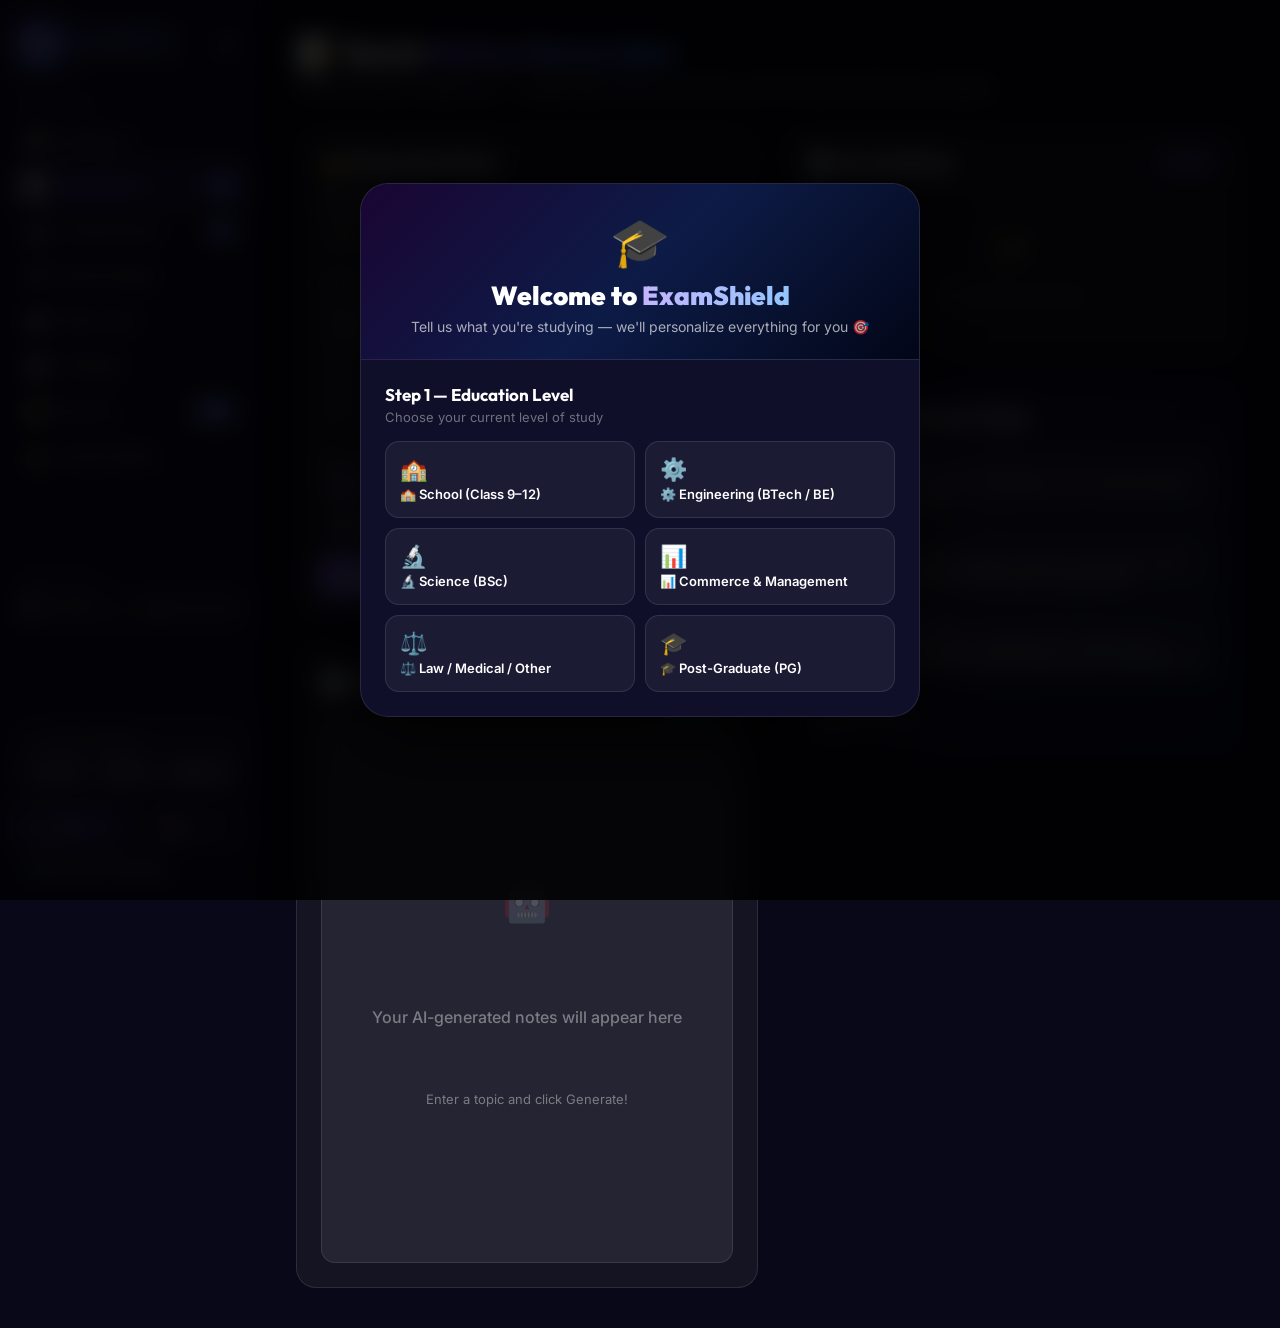
<file: notes.html>
<!DOCTYPE html>
<html lang="en">

<head>
    <meta charset="UTF-8">
    <meta name="viewport" content="width=device-width, initial-scale=1.0">
    <title>Quick Notes Generator – ExamShield</title>
    <meta name="description"
        content="AI-powered notes generator. Enter a topic or paste text, get bullet summaries and key formulas instantly.">
    <link rel="stylesheet" href="css/main.css">
    <style>
        .notes-layout {
            display: grid;
            grid-template-columns: 1fr 1fr;
            gap: 24px;
        }

        .saved-notes-list {
            display: flex;
            flex-direction: column;
            gap: 10px;
        }

        .note-item {
            background: var(--bg-card);
            border: 1px solid var(--border-color);
            border-radius: var(--radius-md);
            padding: 14px 16px;
            cursor: pointer;
            transition: var(--transition);
            display: flex;
            align-items: center;
            gap: 12px;
        }

        .note-item:hover {
            border-color: rgba(139, 92, 246, 0.4);
            background: var(--bg-card-hover);
        }

        .note-item-icon {
            font-size: 24px;
        }

        .note-item-title {
            font-weight: 600;
            font-size: 14px;
        }

        .note-item-meta {
            font-size: 12px;
            color: var(--text-muted);
        }

        .note-item-del {
            background: none;
            border: none;
            color: var(--text-muted);
            cursor: pointer;
            font-size: 16px;
            margin-left: auto;
            padding: 4px;
        }

        .note-item-del:hover {
            color: #f87171;
        }

        @media (max-width: 900px) {
            .notes-layout {
                grid-template-columns: 1fr;
            }
        }
    </style>
</head>

<body>
    <div class="app-layout">
        <aside class="sidebar" id="sidebar"></aside>
        <main class="main-content">
            <div class="page-header">
                <h1 class="page-title">📝 Quick <span>Notes Generator</span></h1>
                <p class="page-subtitle">Enter any topic or paste text — AI generates bullet summaries, key formulas &
                    definitions instantly.</p>
            </div>
            <div class="page-body">
                <div class="notes-layout">

                    <!-- LEFT: INPUT -->
                    <div>
                        <div class="card">
                            <div class="section-title" style="margin-bottom:18px">✍️ Generate Notes</div>
                            <div class="input-group">
                                <div class="input-label">Topic Name *</div>
                                <input type="text" class="input-field" id="topic-input"
                                    placeholder="e.g. Newton's Laws of Motion, Organic Chemistry Basics...">
                            </div>
                            <div class="input-group">
                                <div class="input-label">Content (optional — paste text, notes, or book excerpt)</div>
                                <textarea class="textarea-field" id="content-input"
                                    placeholder="Paste your textbook paragraph, syllabus points, or any reference material here..."
                                    style="min-height:140px"></textarea>
                            </div>
                            <div class="input-group">
                                <div class="input-label">Focus Type</div>
                                <div style="display:flex;gap:8px;flex-wrap:wrap" id="focus-pills">
                                    <button class="filter-pill active" data-f="all">📚 All</button>
                                    <button class="filter-pill" data-f="bullet">• Bullet Points</button>
                                    <button class="filter-pill" data-f="formula">🔢 Formulas</button>
                                    <button class="filter-pill" data-f="definition">📖 Definitions</button>
                                    <button class="filter-pill" data-f="5min">⚡ 5-Min Summary</button>
                                </div>
                            </div>
                            <div style="display:flex;gap:10px;margin-top:4px">
                                <button class="btn btn-primary" style="flex:1" onclick="generateNotes()" id="gen-btn">
                                    🤖 Generate with AI
                                </button>
                                <button class="btn btn-secondary" onclick="openSettings()">⚙️ Keys</button>
                            </div>
                        </div>

                        <!-- OUTPUT AREA -->
                        <div class="card" style="margin-top:20px" id="output-card">
                            <div
                                style="display:flex;align-items:center;justify-content:space-between;margin-bottom:16px">
                                <div class="section-title">📄 Generated Notes</div>
                                <div style="display:flex;gap:8px" id="output-actions" style="display:none">
                                    <button class="btn btn-ghost btn-sm" onclick="copyNotes()">📋 Copy</button>
                                    <button class="btn btn-success btn-sm" onclick="saveNote()">💾 Save</button>
                                </div>
                            </div>
                            <div id="notes-output" class="notes-output">
                                <div class="empty-state" style="padding:30px 0">
                                    <div class="empty-state-icon" style="font-size:40px">🤖</div>
                                    <div class="empty-state-text">Your AI-generated notes will appear here</div>
                                    <div class="empty-state-sub">Enter a topic and click Generate!</div>
                                </div>
                            </div>

                            <!-- AI COMPARE -->
                            <div id="ai-compare-area" style="display:none;margin-top:20px"></div>
                        </div>
                    </div>

                    <!-- RIGHT: SAVED NOTES -->
                    <div>
                        <div class="card">
                            <div class="section-header">
                                <div class="section-title">💾 Saved Notes</div>
                                <span class="badge badge-purple" id="notes-count">0 notes</span>
                            </div>
                            <div id="saved-notes-list" class="saved-notes-list">
                                <div class="empty-state" style="padding:30px 0">
                                    <div class="empty-state-icon" style="font-size:36px">📂</div>
                                    <div class="empty-state-text">No saved notes yet</div>
                                    <div class="empty-state-sub">Generated notes will appear here</div>
                                </div>
                            </div>
                        </div>

                        <!-- MEMORY TRICKS -->
                        <div class="card card-gradient" style="margin-top:20px">
                            <div class="section-title" style="margin-bottom:14px">🧠 Memory Boost Tricks</div>
                            <div id="mnemonics-list">
                                <!-- Built by JS -->
                            </div>
                            <button class="btn btn-ghost btn-sm" style="margin-top:12px;width:100%"
                                onclick="loadMnemonics()">🔀 Shuffle Tips</button>
                        </div>
                    </div>
                </div>
            </div>
        </main>
    </div>

    <script src="js/config.js"></script>
    <script src="js/main.js"></script>
    <script src="js/profile.js"></script>
    <script src="js/file-handler.js"></script>
    <script src="js/ai-service.js"></script>
    <script>
        initPage('notes.html');
        let currentFocus = 'all';
        let currentNoteText = '';
        let savedNotes = LS.get('er_notes', []);

        // Focus pills
        document.getElementById('focus-pills').addEventListener('click', e => {
            const pill = e.target.closest('.filter-pill');
            if (!pill) return;
            document.querySelectorAll('#focus-pills .filter-pill').forEach(p => p.classList.remove('active'));
            pill.classList.add('active');
            currentFocus = pill.dataset.f;
        });

        function buildSystemPrompt(topic, focus) {
            const base = `You are an expert study notes generator for students. Create clear, well-structured notes for: "${topic}".`;
            const focusMap = {
                all: 'Include: a brief summary, bullet points of key concepts, important formulas (if any), and key definitions. Use clear headers.',
                bullet: 'Focus only on bullet points of the most important concepts. No fluff. Max 10 bullets.',
                formula: 'Focus only on mathematical formulas, equations, and their explanations. List each with what the variables mean.',
                definition: 'Focus only on key terms and their definitions. Format: **Term**: Definition.',
                '5min': 'Create an ultra-short 5-minute "last minute" summary. Max 200 words. Only the absolutely essential points a student needs to remember.'
            };
            return `${base}\n${focusMap[focus] || focusMap.all}\nFormat the output clearly with emoji headers. Make it easy to study from.`;
        }

        async function generateNotes() {
            const topic = document.getElementById('topic-input').value.trim();
            const content = document.getElementById('content-input').value.trim();
            if (!topic) { toast('Please enter a topic name!', '⚠️'); return; }

            const btn = document.getElementById('gen-btn');
            btn.disabled = true;
            btn.innerHTML = '<div class="spinner"></div> Generating...';

            const outputEl = document.getElementById('notes-output');
            const compareArea = document.getElementById('ai-compare-area');
            outputEl.innerHTML = '<div class="ai-loading" style="justify-content:center;padding:20px"><div class="spinner"></div> AI is generating your notes...</div>';
            compareArea.style.display = 'none';

            const prompt = content
                ? `Topic: ${topic}\n\nReference Material:\n${content}\n\nGenerate study notes from the above.`
                : `Generate comprehensive study notes for: ${topic}`;
            const sysPrompt = buildSystemPrompt(topic, currentFocus);

            try {
                const result = await AI.queryBoth(prompt, sysPrompt);
                const bestText = result.bestText;
                currentNoteText = bestText;

                // Render best in main output
                const formatted = bestText
                    .replace(/^## (.+)$/gm, '<h3>$1</h3>')
                    .replace(/^### (.+)$/gm, '<h3>$1</h3>')
                    .replace(/^# (.+)$/gm, '<h3>$1</h3>')
                    .replace(/\*\*(.*?)\*\*/g, '<strong>$1</strong>')
                    .replace(/\*(.*?)\*/g, '<em>$1</em>')
                    .replace(/^[\-\•] (.+)$/gm, '<li>$1</li>')
                    .replace(/(<li>.*<\/li>)/gs, '<ul>$1</ul>')
                    .replace(/\n/g, '<br>');
                outputEl.innerHTML = `<div style="font-size:14px;line-height:1.9">${formatted}</div>`;

                document.getElementById('output-actions').style.display = 'flex';

                // Show compare
                compareArea.style.display = 'block';
                AI.renderCompareUI('ai-compare-area', result);

            } catch (e) {
                outputEl.innerHTML = `<span style="color:#f87171">⚠️ ${e.message}</span>`;
            }

            btn.disabled = false;
            btn.innerHTML = '🤖 Generate with AI';
        }

        function copyNotes() {
            navigator.clipboard.writeText(currentNoteText);
            toast('Notes copied to clipboard!', '📋');
        }

        function saveNote() {
            if (!currentNoteText) return;
            const topic = document.getElementById('topic-input').value.trim() || 'Untitled Note';
            const note = { id: Date.now(), topic, text: currentNoteText, date: new Date().toLocaleDateString(), focus: currentFocus };
            savedNotes.unshift(note);
            LS.set('er_notes', savedNotes);
            renderSavedNotes();
            toast('Note saved!', '💾');
        }

        function deleteNote(id) {
            savedNotes = savedNotes.filter(n => n.id !== id);
            LS.set('er_notes', savedNotes);
            renderSavedNotes();
            toast('Note deleted', '🗑️');
        }

        function viewNote(note) {
            document.getElementById('topic-input').value = note.topic;
            currentNoteText = note.text;
            const formatted = note.text.replace(/\*\*(.*?)\*\*/g, '<strong>$1</strong>').replace(/\n/g, '<br>');
            document.getElementById('notes-output').innerHTML = `<div style="font-size:14px;line-height:1.9">${formatted}</div>`;
            document.getElementById('output-actions').style.display = 'flex';
        }

        function renderSavedNotes() {
            const list = document.getElementById('saved-notes-list');
            document.getElementById('notes-count').textContent = `${savedNotes.length} note${savedNotes.length !== 1 ? 's' : ''}`;
            if (!savedNotes.length) {
                list.innerHTML = '<div class="empty-state" style="padding:30px 0"><div class="empty-state-icon" style="font-size:36px">📂</div><div class="empty-state-text">No saved notes yet</div></div>';
                return;
            }
            list.innerHTML = savedNotes.map(n => `
      <div class="note-item" onclick="viewNote(${JSON.stringify(n).replace(/"/g, '&quot;')})">
        <div class="note-item-icon">📝</div>
        <div style="flex:1">
          <div class="note-item-title">${n.topic}</div>
          <div class="note-item-meta">${n.date} • ${n.focus}</div>
        </div>
        <button class="note-item-del" onclick="event.stopPropagation();deleteNote(${n.id})" title="Delete">🗑️</button>
      </div>
    `).join('');
        }

        function loadMnemonics() {
            const shuffled = [...MNEMONICS].sort(() => Math.random() - 0.5).slice(0, 3);
            document.getElementById('mnemonics-list').innerHTML = shuffled.map(m => `
      <div style="padding:10px;background:var(--bg-input);border-radius:var(--radius-sm);border:1px solid var(--border-color);margin-bottom:8px">
        <div style="font-size:12px;font-weight:700;color:var(--accent);margin-bottom:4px">${m.topic}</div>
        <div style="font-size:13px;color:var(--text-secondary)">${m.trick}</div>
      </div>
    `).join('');
        }

        renderSavedNotes();
        loadMnemonics();
    </script>
</body>

</html>
</file>
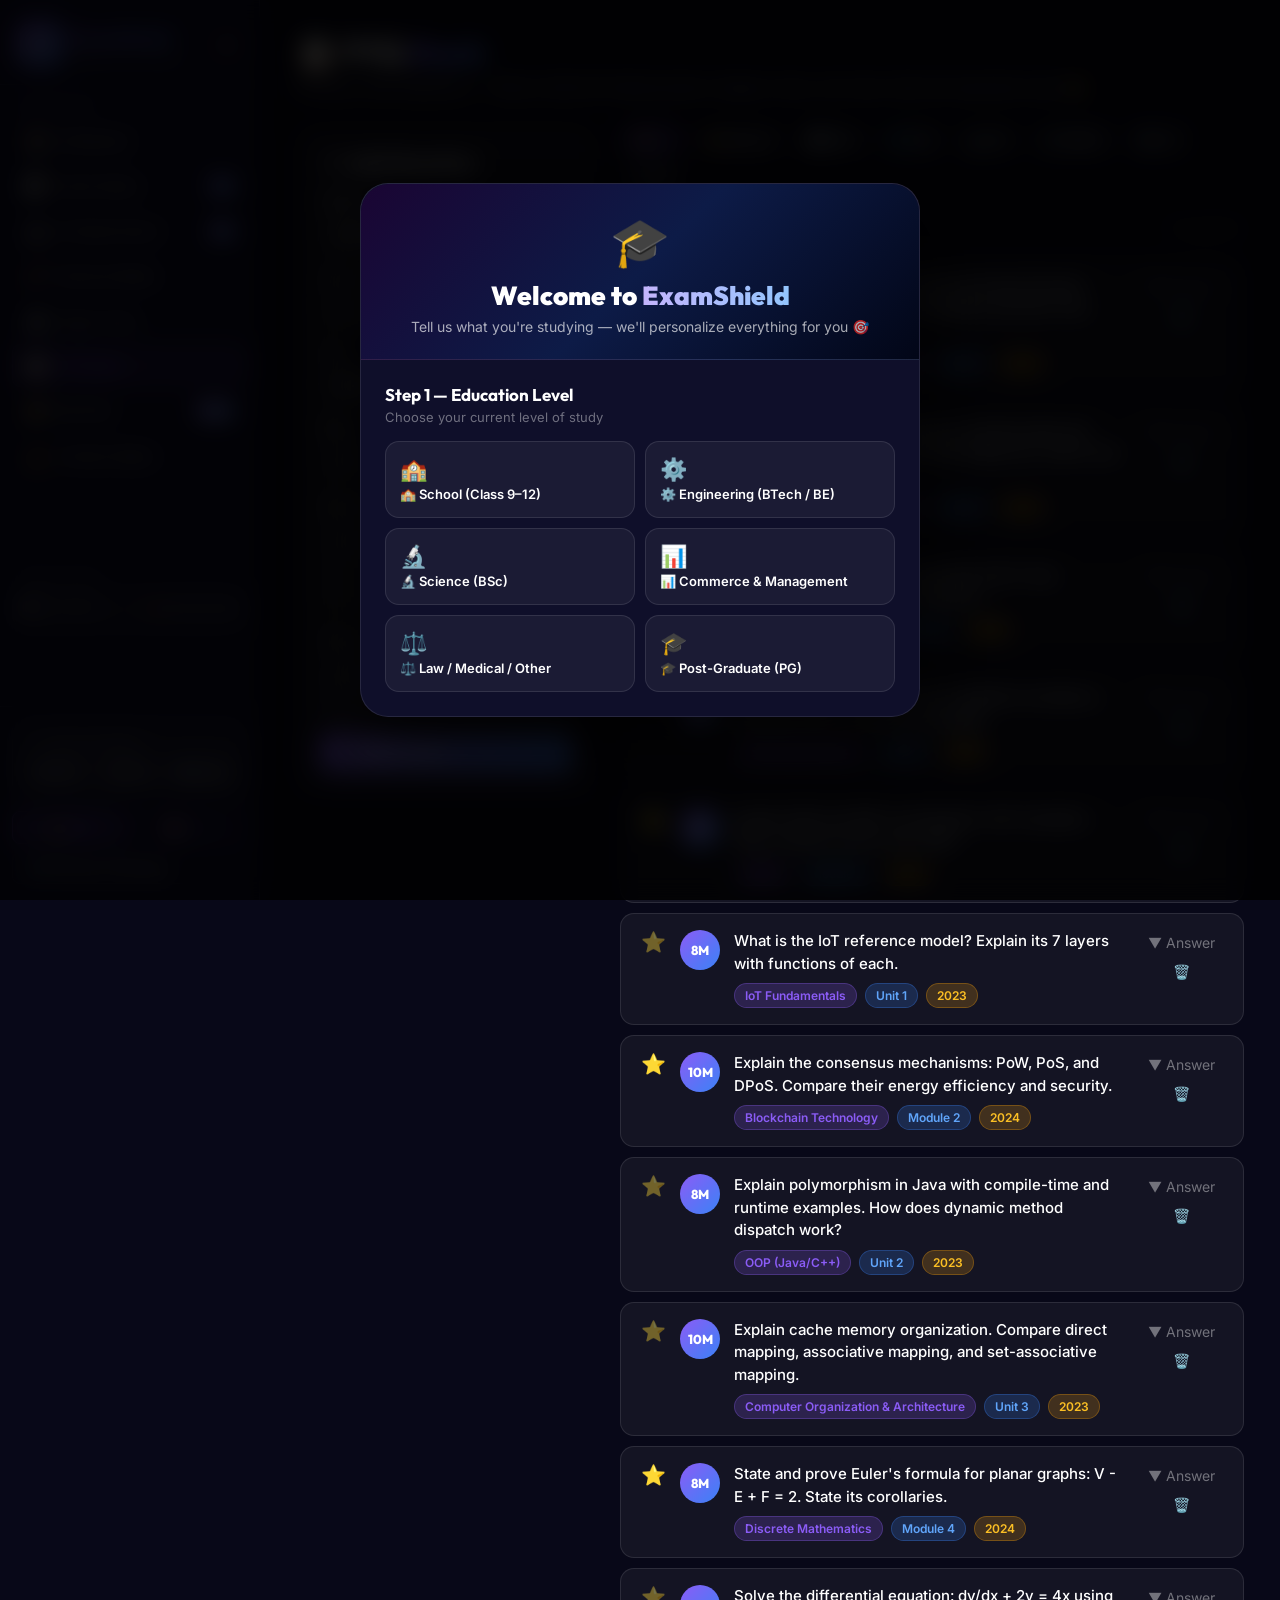
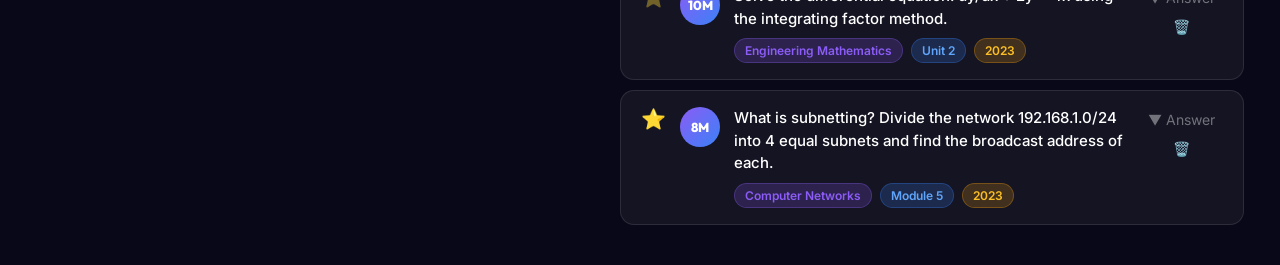
<file: pyq.html>
<!DOCTYPE html>
<html lang="en">

<head>
    <meta charset="UTF-8">
    <meta name="viewport" content="width=device-width, initial-scale=1.0">
    <title>PYQ Bank – ExamShield</title>
    <meta name="description"
        content="Previous Year Questions bank for BTech CSE. Subject-wise, unit-wise. Star and filter important questions.">
    <link rel="stylesheet" href="css/main.css">
    <style>
        .pyq-layout {
            display: grid;
            grid-template-columns: 300px 1fr;
            gap: 24px;
        }

        .pyq-form-card {
            position: sticky;
            top: 20px;
        }

        .pyq-list {
            display: flex;
            flex-direction: column;
            gap: 10px;
        }

        .marks-badge {
            min-width: 40px;
            height: 40px;
            background: var(--gradient-primary);
            color: #fff;
            border-radius: 50%;
            display: flex;
            align-items: center;
            justify-content: center;
            font-size: 13px;
            font-weight: 800;
            flex-shrink: 0;
            font-family: var(--font-heading);
        }

        .pyq-expand {
            background: none;
            border: none;
            color: var(--text-muted);
            cursor: pointer;
            font-size: 14px;
            padding: 4px 8px;
        }

        .pyq-expand:hover {
            color: var(--accent);
        }

        select option {
            background: #1a1a35;
            color: #ffffff;
        }

        @media (max-width: 900px) {
            .pyq-layout {
                grid-template-columns: 1fr;
            }

            .pyq-form-card {
                position: static;
            }
        }
    </style>
</head>

<body>
    <div class="app-layout">
        <aside class="sidebar" id="sidebar"></aside>
        <main class="main-content">
            <div class="page-header">
                <h1 class="page-title">📋 PYQ <span>Bank</span></h1>
                <p class="page-subtitle">Previous Year Questions — BTech CSE (IoT & Blockchain). Subject-wise,
                    unit-wise. Star the important ones! ⭐</p>
            </div>
            <div class="page-body">
                <div class="pyq-layout">

                    <!-- ADD FORM -->
                    <div>
                        <div class="card pyq-form-card">
                            <div class="section-title" style="margin-bottom:16px">➕ Add Question</div>
                            <div class="add-card-form" style="display:flex;flex-direction:column;gap:12px">
                                <div class="input-group" style="margin-bottom:0">
                                    <div class="input-label">Subject *</div>
                                    <select class="input-field" id="new-subject">
                                        <option>Data Structures & Algorithms</option>
                                        <option>Computer Networks</option>
                                        <option>Operating Systems</option>
                                        <option>DBMS</option>
                                        <option>OOP (Java/C++)</option>
                                        <option>Computer Organization & Architecture</option>
                                        <option>Discrete Mathematics</option>
                                        <option>Engineering Mathematics</option>
                                        <option>IoT Fundamentals</option>
                                        <option>Blockchain Technology</option>
                                        <option>Software Engineering</option>
                                        <option>Theory of Computation</option>
                                        <option>Digital Electronics</option>
                                        <option>Python Programming</option>
                                    </select>
                                </div>
                                <div class="input-group" style="margin-bottom:0">
                                    <div class="input-label">Unit / Module</div>
                                    <input type="text" class="input-field" id="new-unit"
                                        placeholder="e.g. Unit 2, Module 4">
                                </div>
                                <div class="input-group" style="margin-bottom:0">
                                    <div class="input-label">Year</div>
                                    <input type="number" class="input-field" id="new-year" placeholder="2024" min="2018"
                                        max="2030" value="2024">
                                </div>
                                <div class="input-group" style="margin-bottom:0">
                                    <div class="input-label">Marks</div>
                                    <select class="input-field" id="new-marks">
                                        <option>2</option>
                                        <option>4</option>
                                        <option>5</option>
                                        <option>8</option>
                                        <option>10</option>
                                        <option>15</option>
                                    </select>
                                </div>
                                <div class="input-group" style="margin-bottom:0">
                                    <div class="input-label">Question *</div>
                                    <textarea class="textarea-field" id="new-question"
                                        placeholder="Type the question here..." style="min-height:100px"></textarea>
                                </div>
                                <div class="input-group" style="margin-bottom:0">
                                    <div class="input-label">Answer / Hint (optional)</div>
                                    <textarea class="textarea-field" id="new-answer"
                                        placeholder="Answer or key points..." style="min-height:70px"></textarea>
                                </div>
                                <button class="btn btn-primary" onclick="addQuestion()">➕ Add to Bank</button>
                            </div>
                        </div>
                    </div>

                    <!-- PYQ LIST -->
                    <div>
                        <!-- FILTERS -->
                        <div style="display:flex;gap:10px;margin-bottom:16px;flex-wrap:wrap;align-items:center">
                            <div class="filter-bar" style="margin:0;flex:1">
                                <button class="filter-pill active" data-f="all" onclick="applyFilter('all',this)">📚
                                    All</button>
                                <button class="filter-pill" data-f="starred" onclick="applyFilter('starred',this)">⭐
                                    Starred</button>
                                <button class="filter-pill" data-f="Data Structures & Algorithms"
                                    onclick="applyFilter('Data Structures & Algorithms',this)">📊 DSA</button>
                                <button class="filter-pill" data-f="Computer Networks"
                                    onclick="applyFilter('Computer Networks',this)">🌐 CN</button>
                                <button class="filter-pill" data-f="Operating Systems"
                                    onclick="applyFilter('Operating Systems',this)">💻 OS</button>
                                <button class="filter-pill" data-f="DBMS" onclick="applyFilter('DBMS',this)">🗄️
                                    DBMS</button>
                                <button class="filter-pill" data-f="IoT Fundamentals"
                                    onclick="applyFilter('IoT Fundamentals',this)">📡 IoT</button>
                                <button class="filter-pill" data-f="Blockchain Technology"
                                    onclick="applyFilter('Blockchain Technology',this)">🔗 BC</button>
                            </div>
                        </div>

                        <div style="display:flex;justify-content:space-between;align-items:center;margin-bottom:14px">
                            <input type="text" class="input-field" id="search-input"
                                placeholder="🔍 Search questions..." style="width:220px;padding:8px 12px"
                                oninput="renderList()">
                            <div id="pyq-count" style="font-size:13px;color:var(--text-muted)">0 questions</div>
                        </div>

                        <div class="pyq-list" id="pyq-list"></div>
                    </div>
                </div>
            </div>
        </main>
    </div>

    <script src="js/config.js"></script>
    <script src="js/main.js"></script>
    <script src="js/profile.js"></script>
    <script src="js/file-handler.js"></script>
    <script>
        initPage('pyq.html');

        const SAMPLE_PYQs = [
            { id: 1, subject: 'Data Structures & Algorithms', unit: 'Unit 2', year: 2023, marks: 10, question: "Explain different types of tree traversals (Inorder, Preorder, Postorder) with examples and their time complexity.", answer: "Inorder: Left→Root→Right (O(n)). Preorder: Root→Left→Right. Postorder: Left→Right→Root. All O(n). Used in BST for sorted output.", starred: true },
            { id: 2, subject: 'Data Structures & Algorithms', unit: 'Unit 3', year: 2023, marks: 8, question: "Write an algorithm for Dijkstra's shortest path and analyze its time complexity with adjacency matrix and min-heap.", answer: "With min-heap + adjacency list: O((V+E) log V). With adjacency matrix: O(V²). Greedy algorithm — picks minimum distance vertex at each step.", starred: true },
            { id: 3, subject: 'Computer Networks', unit: 'Module 3', year: 2024, marks: 10, question: "Explain the TCP 3-way handshake and 4-way termination process with diagrams.", answer: "3-way: SYN→SYN-ACK→ACK. Termination: FIN→ACK→FIN→ACK (4-way because each direction closed independently). TIME_WAIT state ensures packets flushed.", starred: true },
            { id: 4, subject: 'Operating Systems', unit: 'Unit 4', year: 2023, marks: 10, question: "Explain Banker's Algorithm for deadlock avoidance. Illustrate with a 3-process example.", answer: "Banker's uses Max, Allocation, Need, Available matrices. Safe state = sequence where each process can finish. Need[i] = Max[i] - Allocation[i].", starred: false },
            { id: 5, subject: 'DBMS', unit: 'Module 2', year: 2024, marks: 8, question: "Explain 2NF and 3NF normalization with examples. Why is BCNF stricter than 3NF?", answer: "2NF: No partial dependency. 3NF: No transitive dependency. BCNF: For every FD X→Y, X must be superkey. BCNF is stricter — removes anomalies 3NF misses.", starred: true },
            { id: 6, subject: 'IoT Fundamentals', unit: 'Unit 1', year: 2023, marks: 8, question: "What is the IoT reference model? Explain its 7 layers with functions of each.", answer: "Layer 1: Physical devices/controllers. Layer 2: Connectivity. Layer 3: Edge computing. Layer 4: Data accumulation. Layer 5: Data abstraction. Layer 6: Application. Layer 7: Collaboration/Processes.", starred: false },
            { id: 7, subject: 'Blockchain Technology', unit: 'Module 2', year: 2024, marks: 10, question: "Explain the consensus mechanisms: PoW, PoS, and DPoS. Compare their energy efficiency and security.", answer: "PoW: Miners solve hash puzzle, energy-intensive (Bitcoin). PoS: Validators stake coins, energy-efficient (Ethereum 2.0). DPoS: Token holders vote for delegates, fastest. PoW most secure, PoS more scalable.", starred: true },
            { id: 8, subject: 'OOP (Java/C++)', unit: 'Unit 2', year: 2023, marks: 8, question: "Explain polymorphism in Java with compile-time and runtime examples. How does dynamic method dispatch work?", answer: "Compile-time: method overloading (same name, different params). Runtime: method overriding via inheritance. Dynamic dispatch: JVM resolves method at runtime based on actual object type.", starred: false },
            { id: 9, subject: 'Computer Organization & Architecture', unit: 'Unit 3', year: 2023, marks: 10, question: "Explain cache memory organization. Compare direct mapping, associative mapping, and set-associative mapping.", answer: "Direct: Address → fixed cache line. Associative: Any block → any cache line (tag comparison). Set-associative: compromise. Higher associativity = fewer conflicts but slower lookup.", starred: false },
            { id: 10, subject: 'Discrete Mathematics', unit: 'Module 4', year: 2024, marks: 8, question: "State and prove Euler's formula for planar graphs: V - E + F = 2. State its corollaries.", answer: "Proof by induction on edges. Corollary: E ≤ 3V-6 for planar simple graphs. K₅ and K₃,₃ are non-planar (Kuratowski's theorem).", starred: true },
            { id: 11, subject: 'Engineering Mathematics', unit: 'Unit 2', year: 2023, marks: 10, question: "Solve the differential equation: dy/dx + 2y = 4x using the integrating factor method.", answer: "IF = e^∫2dx = e^(2x). Multiply both sides: d/dx[y·e^(2x)] = 4x·e^(2x). Integrate using parts: y = 2x - 1 + Ce^(-2x).", starred: false },
            { id: 12, subject: 'Computer Networks', unit: 'Module 5', year: 2023, marks: 8, question: "What is subnetting? Divide the network 192.168.1.0/24 into 4 equal subnets and find the broadcast address of each.", answer: "Borrow 2 bits: /26. Subnets: .0, .64, .128, .192. Broadcasts: .63, .127, .191, .255. Each has 62 usable hosts.", starred: true },
        ];

        let questions = LS.get('er_pyqs', null);
        if (!questions || questions.length < 8) { questions = SAMPLE_PYQs; LS.set('er_pyqs', questions); }
        let questions_store = [...questions];

        let activeFilter = 'all';
        let expandedIds = new Set();

        function addQuestion() {
            const subject = document.getElementById('new-subject').value;
            const unit = document.getElementById('new-unit').value.trim();
            const year = parseInt(document.getElementById('new-year').value) || 2024;
            const marks = parseInt(document.getElementById('new-marks').value) || 5;
            const question = document.getElementById('new-question').value.trim();
            const answer = document.getElementById('new-answer').value.trim();
            if (!question) { toast('Please enter a question!', '⚠️'); return; }
            const q = { id: Date.now(), subject, unit, year, marks, question, answer, starred: false };
            questions_store.unshift(q);
            LS.set('er_pyqs', questions_store);
            renderList();
            document.getElementById('new-question').value = '';
            document.getElementById('new-answer').value = '';
            document.getElementById('new-unit').value = '';
            toast('Question added to bank!', '✅');
        }

        function toggleStar(id) {
            const q = questions_store.find(q => q.id === id);
            if (q) { q.starred = !q.starred; LS.set('er_pyqs', questions_store); renderList(); }
        }

        function deleteQuestion(id) {
            questions_store = questions_store.filter(q => q.id !== id);
            LS.set('er_pyqs', questions_store);
            renderList();
            toast('Question deleted', '🗑️');
        }

        function toggleExpand(id) {
            if (expandedIds.has(id)) expandedIds.delete(id);
            else expandedIds.add(id);
            renderList();
        }

        function applyFilter(f, el) {
            activeFilter = f;
            document.querySelectorAll('.filter-pill').forEach(p => p.classList.remove('active'));
            el.classList.add('active');
            renderList();
        }

        function renderList() {
            const search = document.getElementById('search-input').value.toLowerCase();
            let filtered = questions_store;
            if (activeFilter === 'starred') filtered = filtered.filter(q => q.starred);
            else if (activeFilter !== 'all') filtered = filtered.filter(q => q.subject === activeFilter);
            if (search) filtered = filtered.filter(q => q.question.toLowerCase().includes(search) || q.subject.toLowerCase().includes(search) || (q.unit || '').toLowerCase().includes(search));

            document.getElementById('pyq-count').textContent = `${filtered.length} question${filtered.length !== 1 ? 's' : ''}`;

            const list = document.getElementById('pyq-list');
            if (!filtered.length) {
                list.innerHTML = '<div class="empty-state"><div class="empty-state-icon">📋</div><div class="empty-state-text">No questions found</div><div class="empty-state-sub">Add questions using the form, or change filter</div></div>';
                return;
            }

            list.innerHTML = filtered.map(q => {
                const isExpanded = expandedIds.has(q.id);
                return `
        <div class="pyq-item">
          <button class="pyq-star${q.starred ? ' starred' : ''}" onclick="toggleStar(${q.id})" title="${q.starred ? 'Unstar' : 'Star'}">⭐</button>
          <div class="marks-badge">${q.marks}M</div>
          <div class="pyq-content">
            <div class="pyq-question">${q.question}</div>
            <div class="pyq-meta">
              <span class="badge badge-purple">${q.subject}</span>
              ${q.unit ? `<span class="badge badge-blue">${q.unit}</span>` : ''}
              <span class="badge badge-yellow">${q.year}</span>
            </div>
            ${isExpanded && q.answer ? `<div style="margin-top:10px;padding:10px;background:rgba(16,185,129,0.1);border:1px solid rgba(16,185,129,0.2);border-radius:var(--radius-sm);font-size:13px;color:var(--text-secondary);line-height:1.7">
              <div style="font-size:11px;font-weight:700;color:#34d399;margin-bottom:4px">✅ ANSWER / HINT</div>
              ${q.answer}
            </div>` : ''}
          </div>
          <div style="display:flex;flex-direction:column;gap:4px;flex-shrink:0">
            ${q.answer ? `<button class="pyq-expand" onclick="toggleExpand(${q.id})" title="${isExpanded ? 'Hide' : 'Show'} answer">${isExpanded ? '▲ Hide' : '▼ Answer'}</button>` : ''}
            <button class="pyq-expand" onclick="deleteQuestion(${q.id})" title="Delete" style="color:#f87171">🗑️</button>
          </div>
        </div>
      `;
            }).join('');
        }

        renderList();
    </script>
</body>

</html>
</file>
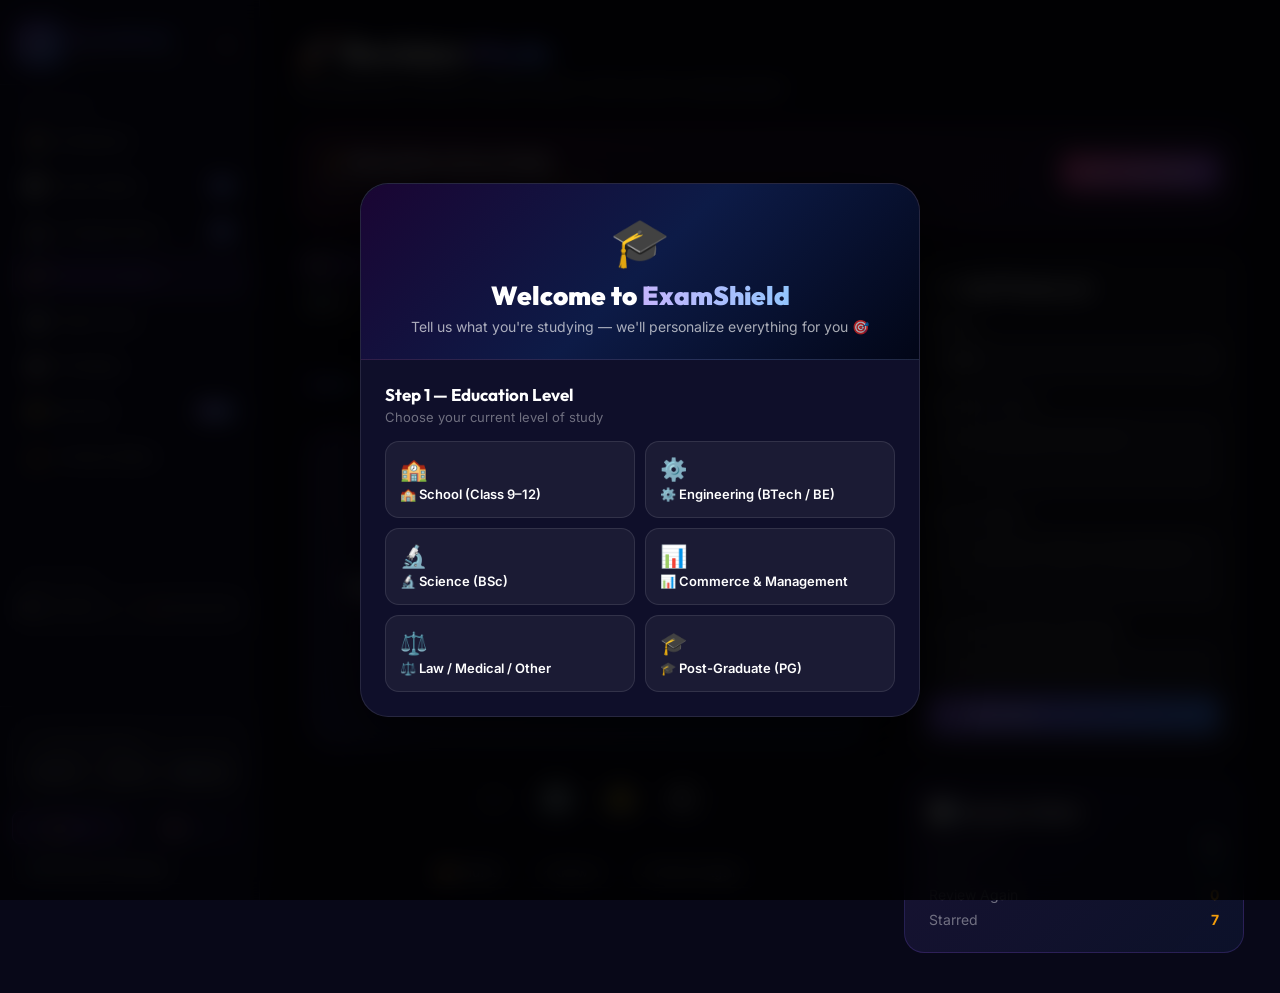
<file: revision.html>
<!DOCTYPE html>
<html lang="en">

<head>
    <meta charset="UTF-8">
    <meta name="viewport" content="width=device-width, initial-scale=1.0">
    <title>Last-Minute Revision – ExamShield</title>
    <meta name="description"
        content="Flashcard revision mode with 3D flip cards. 5-minute before exam mode. Add custom cards.">
    <link rel="stylesheet" href="css/main.css">
    <style>
        .revision-layout {
            display: grid;
            grid-template-columns: 1fr 340px;
            gap: 24px;
        }

        .deck-selector {
            display: flex;
            gap: 8px;
            flex-wrap: wrap;
            margin-bottom: 20px;
        }

        .card-counter {
            font-family: var(--font-heading);
            font-size: 16px;
            font-weight: 700;
            color: var(--text-muted);
            text-align: center;
        }

        .nav-arrows {
            display: flex;
            gap: 12px;
            justify-content: center;
        }

        .arrow-btn {
            width: 52px;
            height: 52px;
            border-radius: 50%;
            background: var(--bg-card);
            border: 1px solid var(--border-color);
            font-size: 22px;
            cursor: pointer;
            display: flex;
            align-items: center;
            justify-content: center;
            transition: var(--transition);
            color: var(--text-secondary);
        }

        .arrow-btn:hover {
            border-color: var(--accent);
            color: var(--accent);
            background: rgba(139, 92, 246, 0.1);
        }

        .arrow-btn:disabled {
            opacity: 0.3;
            cursor: not-allowed;
        }

        .card-actions {
            display: flex;
            gap: 8px;
            justify-content: center;
        }

        .add-card-form {
            display: flex;
            flex-direction: column;
            gap: 12px;
        }

        .five-min-mode {
            background: linear-gradient(135deg, rgba(236, 72, 153, 0.15), rgba(139, 92, 246, 0.1));
            border: 1px solid rgba(236, 72, 153, 0.3);
            border-radius: var(--radius-xl);
            padding: 24px;
            margin-bottom: 20px;
        }

        @media (max-width: 900px) {
            .revision-layout {
                grid-template-columns: 1fr;
            }
        }
    </style>
</head>

<body>
    <div class="app-layout">
        <aside class="sidebar" id="sidebar"></aside>
        <main class="main-content">
            <div class="page-header">
                <h1 class="page-title">🚀 Revision <span>Mode</span></h1>
                <p class="page-subtitle">Flip flashcards, nail last-minute revision. Click card to reveal answer!</p>
            </div>
            <div class="page-body">

                <!-- 5 MIN MODE -->
                <div class="five-min-mode">
                    <div style="display:flex;align-items:center;justify-content:space-between;margin-bottom:12px">
                        <div>
                            <div style="font-family:var(--font-heading);font-size:18px;font-weight:800">⚡ 5 Min Before
                                Exam Mode</div>
                            <div style="font-size:13px;color:var(--text-secondary);margin-top:4px">Ultra-fast mode —
                                only your starred ⭐ cards</div>
                        </div>
                        <button class="btn btn-pink" onclick="startFiveMinMode()">Start 5-Min Blitz!</button>
                    </div>
                </div>

                <div class="revision-layout">
                    <!-- MAIN FLASHCARD AREA -->
                    <div>
                        <!-- DECK SELECTOR -->
                        <div class="deck-selector" id="deck-selector">
                            <button class="filter-pill active" data-deck="all" onclick="selectDeck('all', this)">📚 All
                                Cards</button>
                            <button class="filter-pill" data-deck="starred" onclick="selectDeck('starred', this)">⭐
                                Starred</button>
                            <button class="filter-pill" data-deck="DSA" onclick="selectDeck('DSA', this)">📊
                                DSA</button>
                            <button class="filter-pill" data-deck="CN" onclick="selectDeck('CN', this)">🌐 CN</button>
                            <button class="filter-pill" data-deck="OS" onclick="selectDeck('OS', this)">💻 OS</button>
                            <button class="filter-pill" data-deck="DBMS" onclick="selectDeck('DBMS', this)">🗄️
                                DBMS</button>
                            <button class="filter-pill" data-deck="IoT" onclick="selectDeck('IoT', this)">📡
                                IoT</button>
                            <button class="filter-pill" data-deck="Blockchain"
                                onclick="selectDeck('Blockchain', this)">🔗 BC</button>
                            <button class="filter-pill" data-deck="OOP" onclick="selectDeck('OOP', this)">☕ OOP</button>
                        </div>

                        <!-- FLASHCARD -->
                        <div class="flashcard-container" id="flashcard-area">
                            <div class="card-counter" id="card-counter">Card 1 of 1</div>
                            <div style="width:100%;max-width:560px">
                                <div class="progress-bar-wrap" style="margin-bottom:16px">
                                    <div class="progress-bar" id="fc-progress" style="width:0%"></div>
                                </div>
                            </div>
                            <div class="flashcard-scene" onclick="flipCard()">
                                <div class="flashcard" id="flashcard">
                                    <div class="flashcard-face flashcard-front">
                                        <div class="flashcard-hint">❓ QUESTION — Click to flip</div>
                                        <div class="flashcard-text" id="fc-question">No cards in this deck. Add some
                                            below! 👇</div>
                                        <div class="flashcard-sub" id="fc-subject"></div>
                                    </div>
                                    <div class="flashcard-face flashcard-back">
                                        <div class="flashcard-hint">✅ ANSWER</div>
                                        <div class="flashcard-text" id="fc-answer">Add cards to see answers here.</div>
                                        <div class="flashcard-sub" id="fc-formula" style="color:var(--accent-green)">
                                        </div>
                                    </div>
                                </div>
                            </div>
                            <div class="nav-arrows">
                                <button class="arrow-btn" onclick="prevCard()" id="prev-btn">◀</button>
                                <button class="arrow-btn" onclick="flipCard()" title="Flip">🔄</button>
                                <button class="arrow-btn" onclick="toggleStar()" id="star-btn" title="Star">⭐</button>
                                <button class="arrow-btn" onclick="nextCard()" id="next-btn">▶</button>
                            </div>
                            <div class="card-actions" style="margin-top:8px">
                                <button class="btn btn-ghost btn-sm" onclick="shuffleCards()">🔀 Shuffle</button>
                                <button class="btn btn-ghost btn-sm" onclick="markKnown()">✓ Know It</button>
                                <button class="btn btn-ghost btn-sm" onclick="markReview()">↩ Review Again</button>
                            </div>
                        </div>
                    </div>

                    <!-- RIGHT: ADD CARDS -->
                    <div>
                        <div class="card">
                            <div class="section-title" style="margin-bottom:16px">➕ Add Flashcard</div>
                            <div class="add-card-form">
                                <div class="input-group" style="margin-bottom:0">
                                    <div class="input-label">Subject</div>
                                    <select class="input-field" id="new-subject">
                                        <option>DSA</option>
                                        <option>CN</option>
                                        <option>OS</option>
                                        <option>DBMS</option>
                                        <option>OOP</option>
                                        <option>IoT</option>
                                        <option>Blockchain</option>
                                        <option>COA</option>
                                        <option>Discrete Maths</option>
                                        <option>Eng. Maths</option>
                                        <option>Software Engg.</option>
                                        <option>Other</option>
                                    </select>
                                </div>
                                <div class="input-group" style="margin-bottom:0">
                                    <div class="input-label">Question / Front *</div>
                                    <textarea class="textarea-field" id="new-question"
                                        placeholder="What is Newton's 2nd Law?" style="min-height:80px"></textarea>
                                </div>
                                <div class="input-group" style="margin-bottom:0">
                                    <div class="input-label">Answer / Back *</div>
                                    <textarea class="textarea-field" id="new-answer"
                                        placeholder="F = ma (Force = Mass × Acceleration)"
                                        style="min-height:80px"></textarea>
                                </div>
                                <div class="input-group" style="margin-bottom:0">
                                    <div class="input-label">Formula / Extra Note (optional)</div>
                                    <input type="text" class="input-field" id="new-formula"
                                        placeholder="Key formula or memory tip...">
                                </div>
                                <button class="btn btn-primary" onclick="addCard()">➕ Add Card</button>
                            </div>
                        </div>

                        <!-- STATS CARD -->
                        <div class="card card-gradient" style="margin-top:16px">
                            <div class="section-title" style="margin-bottom:12px">📊 Session Stats</div>
                            <div style="display:flex;flex-direction:column;gap:8px;font-size:14px">
                                <div style="display:flex;justify-content:space-between"><span
                                        style="color:var(--text-muted)">Total Cards</span> <strong
                                        id="s-total">0</strong></div>
                                <div style="display:flex;justify-content:space-between"><span
                                        style="color:var(--text-muted)">Known ✓</span> <strong id="s-known"
                                        style="color:var(--accent-green)">0</strong></div>
                                <div style="display:flex;justify-content:space-between"><span
                                        style="color:var(--text-muted)">Review Again</span> <strong id="s-review"
                                        style="color:var(--accent-yellow)">0</strong></div>
                                <div style="display:flex;justify-content:space-between"><span
                                        style="color:var(--text-muted)">Starred</span> <strong id="s-starred"
                                        style="color:var(--accent-yellow)">0</strong></div>
                            </div>
                        </div>
                    </div>
                </div>
            </div>
        </main>
    </div>

    <script src="js/config.js"></script>
    <script src="js/main.js"></script>
    <script src="js/profile.js"></script>
    <script src="js/file-handler.js"></script>
    <script>
        initPage('revision.html');

        const DEFAULT_CARDS = [
            { id: 1, subject: 'DSA', question: "What is the time complexity of Merge Sort?", answer: "O(n log n) in all cases (best/avg/worst). Space: O(n). Stable sort. Divide-and-conquer: split, sort halves, merge.", formula: "T(n)=2T(n/2)+O(n) → O(n log n)", starred: true },
            { id: 2, subject: 'DSA', question: "Stack vs Queue — key differences?", answer: "Stack: LIFO — push/pop from same end. Used for recursion, DFS, undo. Queue: FIFO — enqueue at rear, dequeue at front. Used for BFS, scheduling, buffers.", formula: "Both O(1) for insert/delete", starred: false },
            { id: 3, subject: 'DSA', question: "What is Dijkstra's Algorithm used for?", answer: "Single-source shortest path on weighted graphs with non-negative edges. Uses min-heap priority queue. Greedy: always expands lowest-cost unvisited vertex.", formula: "Time: O((V+E) log V) with min-heap", starred: true },
            { id: 4, subject: 'CN', question: "OSI Model — 7 layers?", answer: "Physical → Data Link → Network → Transport → Session → Presentation → Application. Mnemonic: Please Do Not Throw Sausage Pizza Away.", formula: "IP=Network, TCP/UDP=Transport, HTTP=Application", starred: true },
            { id: 5, subject: 'CN', question: "TCP vs UDP — when to use each?", answer: "TCP: reliable, ordered, connection-oriented. 3-way handshake. Use for HTTP, FTP, email. UDP: fast, connectionless, no guarantee. Use for video streaming, DNS, gaming.", formula: "TCP overhead: SYN→SYN-ACK→ACK", starred: false },
            { id: 6, subject: 'OS', question: "4 conditions for Deadlock?", answer: "MICE — Mutual Exclusion, Hold & Wait (Involuntary no-preemption), Circular Wait, Hold & wait with Existing resources. All 4 must hold simultaneously for deadlock.", formula: "Banker's Algorithm: finds safe sequence", starred: true },
            { id: 7, subject: 'OS', question: "Paging vs Segmentation?", answer: "Paging: fixed-size pages, no external fragmentation, hardware-managed via page table. Segmentation: variable-size segments (code/data/stack), programmer-visible logical units. Modern systems use both (segmented paging).", formula: "Physical addr = Frame_no × page_size + offset", starred: false },
            { id: 8, subject: 'DBMS', question: "ACID Properties?", answer: "Atomicity: all-or-nothing. Consistency: DB remains valid. Isolation: concurrent txns don't interfere. Durability: committed data survives crashes. Implemented via WAL (Write Ahead Logging) and 2PL.", formula: "Durability → redo log | Atomicity → undo log", starred: true },
            { id: 9, subject: 'DBMS', question: "2NF vs 3NF vs BCNF?", answer: "2NF: no partial dependency (every non-key attr depends on whole PK). 3NF: no transitive dependency. BCNF: for every FD X→Y, X must be superkey. BCNF is stricter — may lose lossless decomposition.", formula: "Need[i] = Max[i] - Alloc[i] (Banker's)", starred: false },
            { id: 10, subject: 'IoT', question: "What is MQTT? Why IoT?", answer: "Message Queuing Telemetry Transport. Lightweight pub/sub protocol over TCP. Broker routes messages between publishers & subscribers by topic. QoS 0/1/2 for delivery guarantee. Low bandwidth = ideal for sensors.", formula: "QoS 0=at most once, QoS 1=at least once, QoS 2=exactly once", starred: true },
            { id: 11, subject: 'Blockchain', question: "How does Bitcoin PoW work?", answer: "Miners find nonce so SHA-256(block_header+nonce) < Target. Difficulty adjusts every 2016 blocks. Winner broadcasts block, earns reward. 51% attack = controlling majority hash power.", formula: "Hash(prev_hash + Merkle_root + nonce) < Target", starred: true },
            { id: 12, subject: 'OOP', question: "Overloading vs Overriding?", answer: "Overloading: same name, different params — compile-time (static) polymorphism. Overriding: child redefines parent method — runtime (dynamic) polymorphism via vtable/dynamic dispatch. @Override in Java ensures correctness.", formula: "Method resolution: compile-time for overload, runtime for override", starred: false },
        ];

        // Reset old school-subject cards if they contain Physics/Chemistry
        const stored = LS.get('er_flashcards', null);
        if (stored && stored.length && ['Physics', 'Chemistry', 'Biology', 'Math'].includes(stored[0]?.subject)) {
            LS.set('er_flashcards', DEFAULT_CARDS);
        }
        let allCards = LS.get('er_flashcards', DEFAULT_CARDS);
        let deck = [...allCards];
        let currentIdx = 0;
        let isFlipped = false;
        let sessionKnown = 0, sessionReview = 0;

        function getFilteredDeck(filter) {
            if (filter === 'all') return [...allCards];
            if (filter === 'starred') return allCards.filter(c => c.starred);
            return allCards.filter(c => c.subject === filter);
        }

        function selectDeck(filter, el) {
            document.querySelectorAll('.deck-selector .filter-pill').forEach(p => p.classList.remove('active'));
            el.classList.add('active');
            deck = getFilteredDeck(filter);
            currentIdx = 0;
            isFlipped = false;
            renderCard();
        }

        function renderCard() {
            const card = deck[currentIdx];
            if (!card) {
                document.getElementById('fc-question').textContent = 'No cards in this deck!';
                document.getElementById('fc-answer').textContent = 'Add cards using the form →';
                document.getElementById('fc-subject').textContent = '';
                document.getElementById('fc-formula').textContent = '';
                document.getElementById('card-counter').textContent = 'Empty deck';
                return;
            }
            document.getElementById('fc-question').textContent = card.question;
            document.getElementById('fc-answer').textContent = card.answer;
            document.getElementById('fc-subject').textContent = card.subject;
            document.getElementById('fc-formula').textContent = card.formula || '';
            document.getElementById('card-counter').textContent = `Card ${currentIdx + 1} of ${deck.length}`;
            document.getElementById('fc-progress').style.width = `${((currentIdx + 1) / deck.length) * 100}%`;
            document.getElementById('star-btn').style.color = card.starred ? 'var(--accent-yellow)' : 'var(--text-muted)';
            document.getElementById('prev-btn').disabled = currentIdx === 0;
            document.getElementById('next-btn').disabled = currentIdx === deck.length - 1;
            // Un-flip
            const fc = document.getElementById('flashcard');
            if (isFlipped) { fc.classList.remove('flipped'); isFlipped = false; }
            updateStats();
        }

        function flipCard() {
            const fc = document.getElementById('flashcard');
            fc.classList.toggle('flipped');
            isFlipped = !isFlipped;
            if (isFlipped) updateStats(true);
        }

        function nextCard() { if (currentIdx < deck.length - 1) { currentIdx++; isFlipped = false; renderCard(); } }
        function prevCard() { if (currentIdx > 0) { currentIdx--; isFlipped = false; renderCard(); } }

        function shuffleCards() {
            deck = deck.sort(() => Math.random() - 0.5);
            currentIdx = 0; isFlipped = false;
            renderCard();
            toast('Cards shuffled!', '🔀');
        }

        function toggleStar() {
            const card = deck[currentIdx];
            if (!card) return;
            const idx = allCards.findIndex(c => c.id === card.id);
            if (idx !== -1) allCards[idx].starred = !allCards[idx].starred;
            deck[currentIdx].starred = allCards[idx]?.starred;
            LS.set('er_flashcards', allCards);
            document.getElementById('star-btn').style.color = deck[currentIdx].starred ? 'var(--accent-yellow)' : 'var(--text-muted)';
            updateStats();
            toast(deck[currentIdx].starred ? 'Card starred!' : 'Star removed', '⭐');
        }

        function markKnown() { sessionKnown++; updateStats(); nextCard(); }
        function markReview() { sessionReview++; updateStats(); nextCard(); }

        function updateStats(studied = false) {
            document.getElementById('s-total').textContent = allCards.length;
            document.getElementById('s-known').textContent = sessionKnown;
            document.getElementById('s-review').textContent = sessionReview;
            document.getElementById('s-starred').textContent = allCards.filter(c => c.starred).length;
            if (studied) { LS.update('er_stats', s => { s.flashcardsStudied = (s.flashcardsStudied || 0) + 1; return s; }, getStats()); }
        }

        function addCard() {
            const q = document.getElementById('new-question').value.trim();
            const a = document.getElementById('new-answer').value.trim();
            const sub = document.getElementById('new-subject').value;
            const formula = document.getElementById('new-formula').value.trim();
            if (!q || !a) { toast('Please fill in question and answer!', '⚠️'); return; }
            const card = { id: Date.now(), subject: sub, question: q, answer: a, formula, starred: false };
            allCards.unshift(card);
            LS.set('er_flashcards', allCards);
            deck = [card, ...deck];
            document.getElementById('new-question').value = '';
            document.getElementById('new-answer').value = '';
            document.getElementById('new-formula').value = '';
            currentIdx = 0; isFlipped = false;
            renderCard();
            toast('Flashcard added!', '✅');
        }

        function startFiveMinMode() {
            const starred = allCards.filter(c => c.starred);
            if (!starred.length) { toast('No starred cards! Star some cards first ⭐', '⚠️'); return; }
            deck = starred.sort(() => Math.random() - 0.5);
            currentIdx = 0; isFlipped = false;
            document.querySelectorAll('.deck-selector .filter-pill').forEach(p => p.classList.remove('active'));
            document.querySelector('[data-deck="starred"]').classList.add('active');
            renderCard();
            toast(`5-Min Blitz! ${starred.length} starred cards loaded 🚀`, '⚡');
        }

        // Keyboard navigation
        document.addEventListener('keydown', e => {
            if (e.key === 'ArrowRight' || e.key === 'ArrowDown') nextCard();
            if (e.key === 'ArrowLeft' || e.key === 'ArrowUp') prevCard();
            if (e.key === ' ') { e.preventDefault(); flipCard(); }
        });

        renderCard();
    </script>
</body>

</html>
</file>
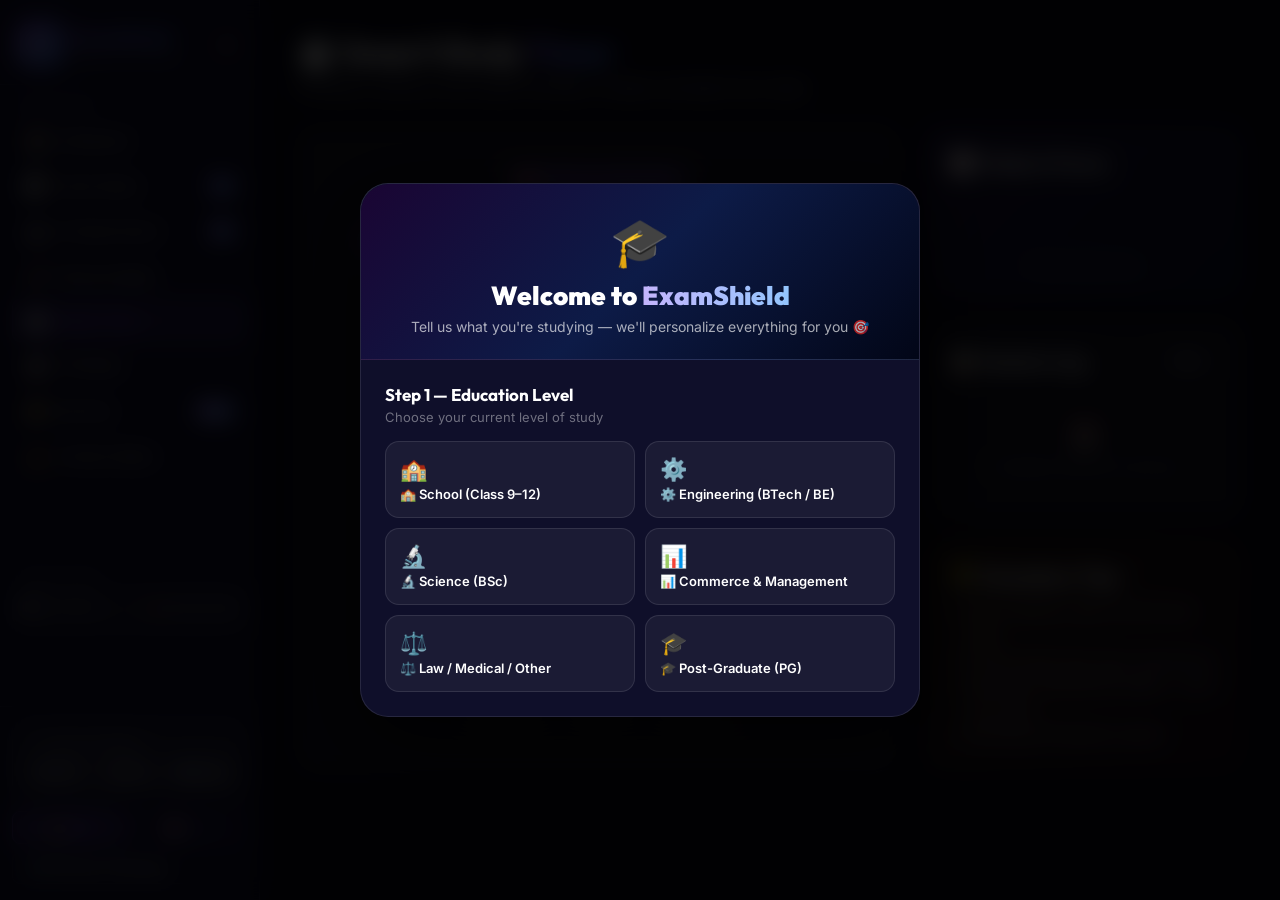
<file: timer.html>
<!DOCTYPE html>
<html lang="en">

<head>
    <meta charset="UTF-8">
    <meta name="viewport" content="width=device-width, initial-scale=1.0">
    <title>Smart Study Timer – ExamShield</title>
    <meta name="description"
        content="Pomodoro-style study timer with streak tracking, break reminders, and daily stats.">
    <link rel="stylesheet" href="css/main.css">
    <style>
        .timer-page {
            display: grid;
            grid-template-columns: 1fr 320px;
            gap: 24px;
        }

        .timer-main {
            display: flex;
            flex-direction: column;
            align-items: center;
            gap: 28px;
        }

        .session-presets {
            display: flex;
            gap: 10px;
        }

        .preset-btn {
            padding: 10px 20px;
            border-radius: 20px;
            font-size: 14px;
            font-weight: 600;
            background: var(--bg-card);
            border: 1px solid var(--border-color);
            cursor: pointer;
            color: var(--text-secondary);
            transition: var(--transition);
        }

        .preset-btn.active {
            background: rgba(139, 92, 246, 0.2);
            border-color: var(--accent);
            color: var(--accent);
        }

        .timer-controls {
            display: flex;
            gap: 12px;
        }

        .timer-phase {
            font-family: var(--font-heading);
            font-size: 14px;
            font-weight: 700;
            text-transform: uppercase;
            letter-spacing: 2px;
            padding: 6px 16px;
            border-radius: 20px;
        }

        .phase-focus {
            background: rgba(139, 92, 246, 0.2);
            color: var(--accent);
        }

        .phase-break {
            background: rgba(16, 185, 129, 0.2);
            color: var(--accent-green);
        }

        .custom-input-row {
            display: flex;
            gap: 10px;
            align-items: center;
        }

        .custom-label {
            font-size: 13px;
            color: var(--text-muted);
        }

        .custom-mins {
            width: 70px;
            padding: 8px;
            text-align: center;
        }

        .session-log {
            display: flex;
            flex-direction: column;
            gap: 8px;
            max-height: 300px;
            overflow-y: auto;
        }

        .session-entry {
            display: flex;
            align-items: center;
            gap: 10px;
            padding: 10px 14px;
            background: var(--bg-card);
            border: 1px solid var(--border-color);
            border-radius: var(--radius-sm);
            font-size: 13px;
        }

        .session-entry-dot {
            width: 8px;
            height: 8px;
            border-radius: 50%;
            flex-shrink: 0;
        }

        @media (max-width: 900px) {
            .timer-page {
                grid-template-columns: 1fr;
            }
        }
    </style>
</head>

<body>
    <div class="app-layout">
        <aside class="sidebar" id="sidebar"></aside>
        <main class="main-content">
            <div class="page-header">
                <h1 class="page-title">⏱️ Smart Study <span>Timer</span></h1>
                <p class="page-subtitle">Pomodoro sessions with break reminders, streaks, and daily focus stats.</p>
            </div>
            <div class="page-body">
                <div class="timer-page">

                    <!-- MAIN TIMER -->
                    <div class="card"
                        style="display:flex;flex-direction:column;align-items:center;padding:40px 24px;gap:24px">
                        <div class="timer-main" style="width:100%;">

                            <!-- PHASE BADGE -->
                            <div class="timer-phase phase-focus" id="phase-badge">🎯 FOCUS SESSION</div>

                            <!-- SESSION PRESETS -->
                            <div class="session-presets">
                                <button class="preset-btn active" onclick="setPreset(25, this)" id="p25">⏱ 25
                                    min</button>
                                <button class="preset-btn" onclick="setPreset(45, this)" id="p45">🔥 45 min</button>
                                <button class="preset-btn" onclick="setPreset(60, this)" id="p60">🚀 60 min</button>
                                <button class="preset-btn" onclick="setCustom()" id="pCustom">✏️ Custom</button>
                            </div>
                            <div class="custom-input-row" id="custom-row" style="display:none">
                                <span class="custom-label">Minutes:</span>
                                <input type="number" class="input-field custom-mins" id="custom-mins" value="30" min="1"
                                    max="120">
                                <button class="btn btn-primary btn-sm" onclick="applyCustom()">Set</button>
                            </div>

                            <!-- TIMER CIRCLE -->
                            <div class="timer-circle-container" style="width:280px;height:280px">
                                <svg class="timer-svg" width="280" height="280" viewBox="0 0 280 280">
                                    <circle class="timer-track" cx="140" cy="140" r="120" stroke-width="12" />
                                    <circle class="timer-progress" cx="140" cy="140" r="120" stroke-width="12"
                                        stroke="url(#timer-gradient)" stroke-dasharray="753.98" stroke-dashoffset="0"
                                        id="timer-ring" />
                                    <defs>
                                        <linearGradient id="timer-gradient" x1="0%" y1="0%" x2="100%" y2="100%">
                                            <stop offset="0%" stop-color="#8b5cf6" />
                                            <stop offset="100%" stop-color="#3b82f6" />
                                        </linearGradient>
                                    </defs>
                                </svg>
                                <div class="timer-display">
                                    <div class="timer-time" id="timer-display">25:00</div>
                                    <div class="timer-label" id="timer-sublabel">Ready to focus</div>
                                </div>
                            </div>

                            <!-- CONTROLS -->
                            <div class="timer-controls">
                                <button class="btn btn-ghost btn-lg" onclick="resetTimer()">↺ Reset</button>
                                <button class="btn btn-primary btn-lg" onclick="toggleTimer()" id="start-btn"
                                    style="min-width:140px">
                                    ▶ Start Focus
                                </button>
                                <button class="btn btn-ghost btn-lg" onclick="skipBreak()" id="skip-btn"
                                    style="display:none">⏭ Skip Break</button>
                            </div>

                            <!-- TODAY'S SESSIONS -->
                            <div style="display:flex;gap:20px;text-align:center">
                                <div>
                                    <div style="font-size:24px;font-weight:800;font-family:var(--font-heading)"
                                        id="t-sessions">0</div>
                                    <div style="font-size:12px;color:var(--text-muted)">Sessions Today</div>
                                </div>
                                <div>
                                    <div style="font-size:24px;font-weight:800;font-family:var(--font-heading)"
                                        id="t-focustime">0m</div>
                                    <div style="font-size:12px;color:var(--text-muted)">Focus Time</div>
                                </div>
                                <div>
                                    <div style="font-size:24px;font-weight:800;font-family:var(--font-heading)"
                                        id="t-streak">0</div>
                                    <div style="font-size:12px;color:var(--text-muted)">Day Streak 🔥</div>
                                </div>
                            </div>
                        </div>
                    </div>

                    <!-- SIDE PANEL -->
                    <div style="display:flex;flex-direction:column;gap:20px">

                        <!-- TODAY'S CHART -->
                        <div class="card card-gradient">
                            <div class="section-title" style="margin-bottom:16px">📈 Today's Focus</div>
                            <div style="display:flex;gap:4px;align-items:flex-end;height:60px;margin-bottom:8px"
                                id="today-chart"></div>
                            <div style="font-size:12px;color:var(--text-muted);text-align:center" id="today-total">0 min
                                focused today</div>
                        </div>

                        <!-- SESSION LOG -->
                        <div class="card">
                            <div class="section-header">
                                <div class="section-title">📋 Session Log</div>
                                <button class="btn btn-ghost btn-sm" onclick="clearLog()">Clear</button>
                            </div>
                            <div class="session-log" id="session-log">
                                <div class="empty-state" style="padding:20px 0">
                                    <div style="font-size:30px;text-align:center">⏰</div>
                                    <div class="empty-state-sub" style="text-align:center;margin-top:6px">Complete
                                        sessions to see log</div>
                                </div>
                            </div>
                        </div>

                        <!-- TIPS -->
                        <div class="card"
                            style="background:linear-gradient(135deg,rgba(245,158,11,0.1),rgba(239,68,68,0.05));border-color:rgba(245,158,11,0.2)">
                            <div class="section-title" style="margin-bottom:10px">💡 Pomodoro Tips</div>
                            <ul
                                style="font-size:13px;color:var(--text-secondary);line-height:1.9;padding-left:16px;list-style:disc">
                                <li>After 4 sessions, take a 30-min long break</li>
                                <li>Put your phone face-down during focus</li>
                                <li>Write down distracting thoughts — don't act on them</li>
                                <li>One task per Pomodoro session</li>
                            </ul>
                        </div>
                    </div>
                </div>
            </div>
        </main>
    </div>

    <script src="js/config.js"></script>
    <script src="js/main.js"></script>
    <script src="js/profile.js"></script>
    <script src="js/file-handler.js"></script>
    <script>
        initPage('timer.html');

        const CIRCUMFERENCE = 2 * Math.PI * 120;
        let totalSeconds = 25 * 60;
        let sessionMins = 25;
        let remainingSeconds = totalSeconds;
        let timerInterval = null;
        let isRunning = false;
        let isBreak = false;
        let todayLog = LS.get('er_timerlog', []);
        let todaySessions = LS.get('er_today_sessions', { date: new Date().toDateString(), count: 0, mins: 0 });
        if (todaySessions.date !== new Date().toDateString()) {
            todaySessions = { date: new Date().toDateString(), count: 0, mins: 0 };
            LS.set('er_today_sessions', todaySessions);
        }

        const stats = getStats();
        document.getElementById('t-streak').textContent = stats.streak || 0;
        document.getElementById('t-sessions').textContent = todaySessions.count;
        document.getElementById('t-focustime').textContent = todaySessions.mins + 'm';
        document.getElementById('today-total').textContent = `${todaySessions.mins} min focused today`;

        function setPreset(mins, el) {
            if (isRunning) return;
            sessionMins = mins;
            totalSeconds = mins * 60;
            remainingSeconds = totalSeconds;
            updateDisplay();
            document.querySelectorAll('.preset-btn').forEach(b => b.classList.remove('active'));
            el.classList.add('active');
            document.getElementById('custom-row').style.display = 'none';
        }

        function setCustom() {
            document.getElementById('custom-row').style.display = 'flex';
        }

        function applyCustom() {
            const mins = parseInt(document.getElementById('custom-mins').value) || 30;
            sessionMins = Math.max(1, Math.min(120, mins));
            totalSeconds = sessionMins * 60;
            remainingSeconds = totalSeconds;
            updateDisplay();
            document.querySelectorAll('.preset-btn').forEach(b => b.classList.remove('active'));
            document.getElementById('pCustom').classList.add('active');
        }

        function updateDisplay() {
            const m = Math.floor(remainingSeconds / 60);
            const s = remainingSeconds % 60;
            document.getElementById('timer-display').textContent = `${String(m).padStart(2, '0')}:${String(s).padStart(2, '0')}`;
            const progress = remainingSeconds / totalSeconds;
            document.getElementById('timer-ring').style.strokeDashoffset = CIRCUMFERENCE * (1 - progress);
            if (remainingSeconds <= 60 && !isBreak) {
                document.getElementById('timer-ring').style.stroke = '#ef4444';
            } else {
                document.getElementById('timer-ring').style.stroke = 'url(#timer-gradient)';
            }
        }

        function toggleTimer() {
            if (isRunning) {
                clearInterval(timerInterval);
                isRunning = false;
                document.getElementById('start-btn').innerHTML = '▶ Resume';
                document.getElementById('timer-sublabel').textContent = 'Paused';
            } else {
                isRunning = true;
                document.getElementById('start-btn').innerHTML = '⏸ Pause';
                timerInterval = setInterval(tick, 1000);
            }
        }

        function tick() {
            if (remainingSeconds <= 0) {
                clearInterval(timerInterval);
                isRunning = false;
                sessionComplete();
                return;
            }
            remainingSeconds--;
            updateDisplay();
            const m = Math.floor(remainingSeconds / 60);
            const s = remainingSeconds % 60;
            document.getElementById('timer-sublabel').textContent = isBreak ? `Break — ${m}:${String(s).padStart(2, '0')} left` : `Focusing... stay strong 💪`;
        }

        function sessionComplete() {
            if (!isBreak) {
                // Focus complete → log it
                addStudyMinutes(sessionMins);
                todaySessions.count++;
                todaySessions.mins += sessionMins;
                LS.set('er_today_sessions', todaySessions);
                document.getElementById('t-sessions').textContent = todaySessions.count;
                document.getElementById('t-focustime').textContent = todaySessions.mins + 'm';
                document.getElementById('today-total').textContent = `${todaySessions.mins} min focused today`;
                document.getElementById('t-streak').textContent = getStats().streak || 0;

                const logEntry = { time: new Date().toLocaleTimeString(), mins: sessionMins, type: 'focus' };
                todayLog.unshift(logEntry);
                LS.set('er_timerlog', todayLog.slice(0, 30));
                renderLog();
                toast(`🎉 Session complete! You focused for ${sessionMins} min!`, '🔥');

                // Start break
                const breakMins = todaySessions.count % 4 === 0 ? 30 : 5;
                startBreak(breakMins);
            } else {
                endBreak();
            }
        }

        function startBreak(mins) {
            isBreak = true;
            totalSeconds = mins * 60;
            remainingSeconds = totalSeconds;
            document.getElementById('phase-badge').textContent = `☕ BREAK (${mins} min)`;
            document.getElementById('phase-badge').className = 'timer-phase phase-break';
            document.getElementById('start-btn').innerHTML = '▶ Start Break';
            document.getElementById('start-btn').style.background = 'var(--gradient-green)';
            document.getElementById('skip-btn').style.display = '';
            updateDisplay();
            if (Notification.permission === 'granted') {
                new Notification('🎉 Focus Session Complete!', { body: `Take a ${mins}-minute break. You earned it!` });
            }
        }

        function endBreak() {
            isBreak = false;
            totalSeconds = sessionMins * 60;
            remainingSeconds = totalSeconds;
            document.getElementById('phase-badge').textContent = '🎯 FOCUS SESSION';
            document.getElementById('phase-badge').className = 'timer-phase phase-focus';
            document.getElementById('start-btn').innerHTML = '▶ Start Focus';
            document.getElementById('start-btn').style.background = '';
            document.getElementById('skip-btn').style.display = 'none';
            updateDisplay();
            toast('Break over! Ready for another session? 💪', '🚀');
        }

        function skipBreak() { clearInterval(timerInterval); isRunning = false; endBreak(); }

        function resetTimer() {
            clearInterval(timerInterval);
            isRunning = false;
            isBreak = false;
            totalSeconds = sessionMins * 60;
            remainingSeconds = totalSeconds;
            document.getElementById('start-btn').innerHTML = '▶ Start Focus';
            document.getElementById('start-btn').style.background = '';
            document.getElementById('phase-badge').textContent = '🎯 FOCUS SESSION';
            document.getElementById('phase-badge').className = 'timer-phase phase-focus';
            document.getElementById('skip-btn').style.display = 'none';
            document.getElementById('timer-sublabel').textContent = 'Ready to focus';
            updateDisplay();
        }

        function renderLog() {
            const log = document.getElementById('session-log');
            if (!todayLog.length) {
                log.innerHTML = '<div class="empty-state" style="padding:20px 0"><div style="font-size:30px;text-align:center">⏰</div><div class="empty-state-sub" style="text-align:center;margin-top:6px">Complete sessions to see log</div></div>';
                return;
            }
            log.innerHTML = todayLog.map(e => `
      <div class="session-entry">
        <div class="session-entry-dot" style="background:${e.type === 'focus' ? 'var(--accent)' : 'var(--accent-green)'}"></div>
        <div style="flex:1">${e.type === 'focus' ? '🎯 Focus' : '☕ Break'} — ${e.mins} min</div>
        <div style="color:var(--text-muted);font-size:11px">${e.time}</div>
      </div>
    `).join('');
        }

        function clearLog() { todayLog = []; LS.set('er_timerlog', []); renderLog(); }

        // Request notification permission
        if ('Notification' in window && Notification.permission === 'default') {
            Notification.requestPermission();
        }

        updateDisplay();
        renderLog();
    </script>
</body>

</html>
</file>
<file: css/main.css>
@import url('https://fonts.googleapis.com/css2?family=Inter:wght@300;400;500;600;700;800&family=Outfit:wght@300;400;500;600;700;800;900&display=swap');

/* ===== CSS VARIABLES ===== */
:root {
  --bg-primary: #080818;
  --bg-secondary: #0f0f2a;
  --bg-card: rgba(255, 255, 255, 0.05);
  --bg-card-hover: rgba(255, 255, 255, 0.09);
  --bg-input: rgba(255, 255, 255, 0.07);
  --border-color: rgba(255, 255, 255, 0.1);
  --border-glow: rgba(139, 92, 246, 0.4);
  --text-primary: #ffffff;
  --text-secondary: rgba(255, 255, 255, 0.72);
  --text-muted: rgba(255, 255, 255, 0.4);
  --accent: #8b5cf6;
  --accent-2: #3b82f6;
  --accent-3: #06b6d4;
  --accent-pink: #ec4899;
  --accent-green: #10b981;
  --accent-yellow: #f59e0b;
  --accent-orange: #f97316;
  --gradient-primary: linear-gradient(135deg, #8b5cf6, #3b82f6);
  --gradient-pink: linear-gradient(135deg, #ec4899, #8b5cf6);
  --gradient-cyan: linear-gradient(135deg, #06b6d4, #3b82f6);
  --gradient-green: linear-gradient(135deg, #10b981, #06b6d4);
  --gradient-hero: linear-gradient(135deg, #1a0533 0%, #0d1b47 50%, #020617 100%);
  --shadow-sm: 0 2px 8px rgba(0, 0, 0, 0.4);
  --shadow-md: 0 4px 24px rgba(0, 0, 0, 0.5);
  --shadow-glow: 0 0 40px rgba(139, 92, 246, 0.25);
  --radius-sm: 8px;
  --radius-md: 14px;
  --radius-lg: 20px;
  --radius-xl: 28px;
  --nav-width: 260px;
  --transition: all 0.3s cubic-bezier(0.4, 0, 0.2, 1);
  --font-heading: 'Outfit', sans-serif;
  --font-body: 'Inter', sans-serif;
}

[data-theme="calm"] {
  --bg-primary: #f4f0ff;
  --bg-secondary: #ebe5ff;
  --bg-card: rgba(255, 255, 255, 0.85);
  --bg-card-hover: rgba(255, 255, 255, 0.98);
  --bg-input: rgba(139, 92, 246, 0.06);
  --border-color: rgba(139, 92, 246, 0.2);
  --text-primary: #1e1b4b;
  --text-secondary: #4c4585;
  --text-muted: #9391b8;
  --gradient-hero: linear-gradient(135deg, #ddd6fe 0%, #bfdbfe 50%, #e0e7ff 100%);
  --shadow-sm: 0 2px 8px rgba(139, 92, 246, 0.12);
  --shadow-md: 0 4px 24px rgba(139, 92, 246, 0.18);
  --shadow-glow: 0 0 40px rgba(139, 92, 246, 0.12);
}

/* ===== RESET & BASE ===== */
*,
*::before,
*::after {
  box-sizing: border-box;
  margin: 0;
  padding: 0;
}

html {
  scroll-behavior: smooth;
}

body {
  font-family: var(--font-body);
  background: var(--bg-primary);
  color: var(--text-primary);
  min-height: 100vh;
  overflow-x: hidden;
  transition: background 0.4s ease, color 0.4s ease;
}

a {
  text-decoration: none;
  color: inherit;
}

ul {
  list-style: none;
}

button,
input,
textarea,
select {
  font-family: inherit;
}

input,
textarea,
select {
  background: var(--bg-input);
  border: 1px solid var(--border-color);
  border-radius: var(--radius-sm);
  color: var(--text-primary);
  outline: none;
  transition: var(--transition);
}

input:focus,
textarea:focus,
select:focus {
  border-color: var(--accent);
  box-shadow: 0 0 0 3px rgba(139, 92, 246, 0.15);
}

input::placeholder,
textarea::placeholder {
  color: var(--text-muted);
}

select option {
  background: #1a1a35;
  color: #ffffff;
}

img {
  max-width: 100%;
  display: block;
}

/* ===== SCROLLBAR ===== */
::-webkit-scrollbar {
  width: 6px;
}

::-webkit-scrollbar-track {
  background: transparent;
}

::-webkit-scrollbar-thumb {
  background: rgba(139, 92, 246, 0.4);
  border-radius: 4px;
}

::-webkit-scrollbar-thumb:hover {
  background: var(--accent);
}

/* ===== APP LAYOUT ===== */
.app-layout {
  display: flex;
  min-height: 100vh;
}

.main-content {
  margin-left: var(--nav-width);
  flex: 1;
  min-height: 100vh;
  transition: margin-left 0.3s ease;
}

/* ===== SIDEBAR ===== */
.sidebar {
  position: fixed;
  top: 0;
  left: 0;
  width: var(--nav-width);
  height: 100vh;
  background: var(--bg-secondary);
  border-right: 1px solid var(--border-color);
  display: flex;
  flex-direction: column;
  z-index: 100;
  transition: var(--transition);
  overflow-y: auto;
  overflow-x: hidden;
}

.sidebar-logo {
  padding: 24px 20px 20px;
  border-bottom: 1px solid var(--border-color);
}

.logo-mark {
  display: flex;
  align-items: center;
  gap: 10px;
}

.logo-icon {
  width: 40px;
  height: 40px;
  background: var(--gradient-primary);
  border-radius: var(--radius-sm);
  display: flex;
  align-items: center;
  justify-content: center;
  font-size: 20px;
  box-shadow: var(--shadow-glow);
}

.logo-text {
  font-family: var(--font-heading);
  font-size: 18px;
  font-weight: 800;
  background: var(--gradient-primary);
  -webkit-background-clip: text;
  -webkit-text-fill-color: transparent;
  background-clip: text;
}

.logo-sub {
  font-size: 10px;
  color: var(--text-muted);
  margin-top: 2px;
}

.nav-section {
  padding: 16px 12px 8px;
}

.nav-section-label {
  font-size: 10px;
  font-weight: 600;
  text-transform: uppercase;
  letter-spacing: 1.2px;
  color: var(--text-muted);
  padding: 0 8px;
  margin-bottom: 6px;
}

.nav-item {
  display: flex;
  align-items: center;
  gap: 12px;
  padding: 10px 12px;
  border-radius: var(--radius-sm);
  cursor: pointer;
  transition: var(--transition);
  font-size: 14px;
  font-weight: 500;
  color: var(--text-secondary);
  margin-bottom: 2px;
  border: 1px solid transparent;
  white-space: nowrap;
}

.nav-item:hover {
  background: var(--bg-card);
  color: var(--text-primary);
  border-color: var(--border-color);
}

.nav-item.active {
  background: rgba(139, 92, 246, 0.15);
  color: var(--accent);
  border-color: rgba(139, 92, 246, 0.3);
}

.nav-item .nav-icon {
  font-size: 18px;
  width: 20px;
  text-align: center;
  flex-shrink: 0;
}

.nav-badge {
  margin-left: auto;
  background: var(--gradient-primary);
  color: #fff;
  font-size: 10px;
  font-weight: 700;
  padding: 2px 7px;
  border-radius: 20px;
}

.sidebar-footer {
  margin-top: auto;
  padding: 16px 12px;
  border-top: 1px solid var(--border-color);
}

.sound-player {
  background: var(--bg-card);
  border: 1px solid var(--border-color);
  border-radius: var(--radius-md);
  padding: 12px;
  margin-bottom: 12px;
}

.sound-label {
  font-size: 11px;
  color: var(--text-muted);
  font-weight: 600;
  margin-bottom: 8px;
  text-transform: uppercase;
  letter-spacing: 1px;
}

.sound-btns {
  display: flex;
  gap: 6px;
}

.sound-btn {
  flex: 1;
  background: var(--bg-input);
  border: 1px solid var(--border-color);
  border-radius: var(--radius-sm);
  color: var(--text-secondary);
  padding: 6px 4px;
  cursor: pointer;
  font-size: 11px;
  text-align: center;
  transition: var(--transition);
}

.sound-btn:hover,
.sound-btn.active {
  background: rgba(139, 92, 246, 0.2);
  border-color: var(--accent);
  color: var(--accent);
}

.theme-toggle-wrapper {
  display: flex;
  gap: 6px;
}

.theme-btn {
  flex: 1;
  padding: 8px;
  border-radius: var(--radius-sm);
  border: 1px solid var(--border-color);
  background: var(--bg-input);
  color: var(--text-secondary);
  cursor: pointer;
  font-size: 12px;
  font-weight: 500;
  transition: var(--transition);
  text-align: center;
}

.theme-btn:hover {
  border-color: var(--accent);
  color: var(--accent);
}

.theme-btn.active {
  background: rgba(139, 92, 246, 0.2);
  border-color: var(--accent);
  color: var(--accent);
}

/* ===== PAGE HEADER ===== */
.page-header {
  padding: 32px 36px 0;
}

.page-title {
  font-family: var(--font-heading);
  font-size: 32px;
  font-weight: 800;
  letter-spacing: -0.5px;
}

.page-title span {
  background: var(--gradient-primary);
  -webkit-background-clip: text;
  -webkit-text-fill-color: transparent;
  background-clip: text;
}

.page-subtitle {
  font-size: 15px;
  color: var(--text-secondary);
  margin-top: 6px;
}

.page-body {
  padding: 28px 36px 40px;
}

/* ===== CARDS ===== */
.card {
  background: var(--bg-card);
  border: 1px solid var(--border-color);
  border-radius: var(--radius-lg);
  padding: 24px;
  transition: var(--transition);
  position: relative;
  overflow: hidden;
}

.card:hover {
  background: var(--bg-card-hover);
  border-color: rgba(139, 92, 246, 0.3);
  transform: translateY(-2px);
  box-shadow: var(--shadow-md);
}

.card::before {
  content: '';
  position: absolute;
  top: 0;
  left: 0;
  right: 0;
  height: 1px;
  background: var(--gradient-primary);
  opacity: 0;
  transition: var(--transition);
}

.card:hover::before {
  opacity: 1;
}

.card-glass {
  background: rgba(255, 255, 255, 0.04);
  backdrop-filter: blur(20px);
  -webkit-backdrop-filter: blur(20px);
}

.card-gradient {
  background: linear-gradient(135deg, rgba(139, 92, 246, 0.12), rgba(59, 130, 246, 0.08));
  border-color: rgba(139, 92, 246, 0.2);
}

/* ===== BUTTONS ===== */
.btn {
  display: inline-flex;
  align-items: center;
  gap: 8px;
  padding: 10px 20px;
  border-radius: var(--radius-sm);
  font-size: 14px;
  font-weight: 600;
  cursor: pointer;
  border: none;
  transition: var(--transition);
  white-space: nowrap;
  outline: none;
}

.btn-primary {
  background: var(--gradient-primary);
  color: #fff;
  box-shadow: 0 4px 20px rgba(139, 92, 246, 0.35);
}

.btn-primary:hover {
  transform: translateY(-2px);
  box-shadow: 0 8px 30px rgba(139, 92, 246, 0.5);
}

.btn-secondary {
  background: var(--bg-card);
  border: 1px solid var(--border-color);
  color: var(--text-secondary);
}

.btn-secondary:hover {
  border-color: var(--accent);
  color: var(--accent);
  background: rgba(139, 92, 246, 0.1);
}

.btn-ghost {
  background: transparent;
  border: 1px solid var(--border-color);
  color: var(--text-secondary);
}

.btn-ghost:hover {
  background: var(--bg-card);
}

.btn-icon {
  width: 36px;
  height: 36px;
  padding: 0;
  border-radius: var(--radius-sm);
  display: inline-flex;
  align-items: center;
  justify-content: center;
  font-size: 16px;
}

.btn-sm {
  padding: 7px 14px;
  font-size: 13px;
}

.btn-lg {
  padding: 14px 28px;
  font-size: 16px;
}

.btn-danger {
  background: linear-gradient(135deg, #ef4444, #dc2626);
  color: #fff;
}

.btn-success {
  background: var(--gradient-green);
  color: #fff;
  box-shadow: 0 4px 20px rgba(16, 185, 129, 0.3);
}

.btn-pink {
  background: var(--gradient-pink);
  color: #fff;
  box-shadow: 0 4px 20px rgba(236, 72, 153, 0.3);
}

/* ===== BADGES ===== */
.badge {
  display: inline-flex;
  align-items: center;
  gap: 4px;
  padding: 4px 10px;
  border-radius: 20px;
  font-size: 12px;
  font-weight: 600;
}

.badge-purple {
  background: rgba(139, 92, 246, 0.2);
  color: var(--accent);
  border: 1px solid rgba(139, 92, 246, 0.3);
}

.badge-blue {
  background: rgba(59, 130, 246, 0.2);
  color: #60a5fa;
  border: 1px solid rgba(59, 130, 246, 0.3);
}

.badge-green {
  background: rgba(16, 185, 129, 0.2);
  color: #34d399;
  border: 1px solid rgba(16, 185, 129, 0.3);
}

.badge-yellow {
  background: rgba(245, 158, 11, 0.2);
  color: #fbbf24;
  border: 1px solid rgba(245, 158, 11, 0.3);
}

.badge-pink {
  background: rgba(236, 72, 153, 0.2);
  color: #f472b6;
  border: 1px solid rgba(236, 72, 153, 0.3);
}

/* ===== INPUTS ===== */
.input-group {
  display: flex;
  flex-direction: column;
  gap: 6px;
  margin-bottom: 16px;
}

.input-label {
  font-size: 13px;
  font-weight: 600;
  color: var(--text-secondary);
}

.input-field {
  width: 100%;
  padding: 11px 14px;
  border-radius: var(--radius-sm);
  font-size: 14px;
  background: var(--bg-input);
  border: 1px solid var(--border-color);
  color: var(--text-primary);
}

.textarea-field {
  width: 100%;
  padding: 12px 14px;
  border-radius: var(--radius-sm);
  font-size: 14px;
  background: var(--bg-input);
  border: 1px solid var(--border-color);
  color: var(--text-primary);
  resize: vertical;
  min-height: 100px;
}

.input-row {
  display: flex;
  gap: 12px;
}

.input-row>* {
  flex: 1;
}

/* ===== STAT CARDS ===== */
.stats-grid {
  display: grid;
  grid-template-columns: repeat(auto-fit, minmax(200px, 1fr));
  gap: 20px;
  margin-bottom: 28px;
}

.stat-card {
  background: var(--bg-card);
  border: 1px solid var(--border-color);
  border-radius: var(--radius-lg);
  padding: 22px 24px;
  position: relative;
  overflow: hidden;
  transition: var(--transition);
}

.stat-card:hover {
  transform: translateY(-3px);
  box-shadow: var(--shadow-md);
}

.stat-card-bg {
  position: absolute;
  top: -20px;
  right: -20px;
  width: 100px;
  height: 100px;
  border-radius: 50%;
  opacity: 0.08;
}

.stat-icon {
  font-size: 28px;
  margin-bottom: 12px;
}

.stat-value {
  font-family: var(--font-heading);
  font-size: 32px;
  font-weight: 800;
  line-height: 1;
  margin-bottom: 4px;
}

.stat-label {
  font-size: 13px;
  color: var(--text-secondary);
  font-weight: 500;
}

.stat-change {
  font-size: 12px;
  color: var(--accent-green);
  margin-top: 6px;
  font-weight: 600;
}

/* ===== PROGRESS BAR ===== */
.progress-bar-wrap {
  background: rgba(255, 255, 255, 0.08);
  border-radius: 20px;
  height: 6px;
  overflow: hidden;
}

.progress-bar {
  height: 100%;
  background: var(--gradient-primary);
  border-radius: 20px;
  transition: width 0.6s ease;
}

/* ===== GRID LAYOUTS ===== */
.grid-2 {
  display: grid;
  grid-template-columns: 1fr 1fr;
  gap: 20px;
}

.grid-3 {
  display: grid;
  grid-template-columns: repeat(3, 1fr);
  gap: 20px;
}

.grid-4 {
  display: grid;
  grid-template-columns: repeat(4, 1fr);
  gap: 16px;
}

/* ===== FEATURE TILES ===== */
.feature-tile {
  background: var(--bg-card);
  border: 1px solid var(--border-color);
  border-radius: var(--radius-lg);
  padding: 24px;
  cursor: pointer;
  transition: var(--transition);
  display: flex;
  flex-direction: column;
  gap: 12px;
  text-decoration: none;
  color: inherit;
}

.feature-tile:hover {
  border-color: var(--accent);
  background: rgba(139, 92, 246, 0.1);
  transform: translateY(-4px);
  box-shadow: var(--shadow-glow);
}

.feature-tile-icon {
  width: 52px;
  height: 52px;
  border-radius: var(--radius-md);
  display: flex;
  align-items: center;
  justify-content: center;
  font-size: 26px;
}

.feature-tile-title {
  font-family: var(--font-heading);
  font-size: 16px;
  font-weight: 700;
}

.feature-tile-desc {
  font-size: 13px;
  color: var(--text-secondary);
  line-height: 1.5;
}

.feature-tile-arrow {
  margin-top: auto;
  color: var(--text-muted);
  font-size: 18px;
  transition: var(--transition);
}

.feature-tile:hover .feature-tile-arrow {
  color: var(--accent);
  transform: translateX(4px);
}

/* ===== TOAST ===== */
.toast-container {
  position: fixed;
  bottom: 24px;
  right: 24px;
  z-index: 9999;
  display: flex;
  flex-direction: column;
  gap: 10px;
}

.toast {
  background: var(--bg-card);
  border: 1px solid var(--border-color);
  border-radius: var(--radius-md);
  padding: 14px 18px;
  backdrop-filter: blur(20px);
  box-shadow: var(--shadow-md);
  font-size: 14px;
  font-weight: 500;
  display: flex;
  align-items: center;
  gap: 10px;
  animation: toastIn 0.3s ease, toastOut 0.3s ease forwards;
  animation-delay: 0s, 2.7s;
  min-width: 240px;
}

@keyframes toastIn {
  from {
    opacity: 0;
    transform: translateX(30px);
  }

  to {
    opacity: 1;
    transform: translateX(0);
  }
}

@keyframes toastOut {
  from {
    opacity: 1;
  }

  to {
    opacity: 0;
    transform: translateX(30px);
  }
}

/* ===== MODAL ===== */
.modal-overlay {
  position: fixed;
  inset: 0;
  background: rgba(0, 0, 0, 0.6);
  backdrop-filter: blur(8px);
  z-index: 1000;
  display: flex;
  align-items: center;
  justify-content: center;
  opacity: 0;
  pointer-events: none;
  transition: opacity 0.3s ease;
}

.modal-overlay.open {
  opacity: 1;
  pointer-events: all;
}

.modal {
  background: var(--bg-secondary);
  border: 1px solid var(--border-color);
  border-radius: var(--radius-xl);
  padding: 32px;
  width: 90%;
  max-width: 520px;
  max-height: 85vh;
  overflow-y: auto;
  transform: scale(0.9);
  transition: transform 0.3s ease;
}

.modal-overlay.open .modal {
  transform: scale(1);
}

.modal-header {
  display: flex;
  align-items: center;
  justify-content: space-between;
  margin-bottom: 24px;
}

.modal-title {
  font-family: var(--font-heading);
  font-size: 22px;
  font-weight: 700;
}

.modal-close {
  background: none;
  border: none;
  color: var(--text-muted);
  cursor: pointer;
  font-size: 20px;
  padding: 4px;
}

/* ===== AI COMPARISON ===== */
.ai-compare-grid {
  display: grid;
  grid-template-columns: 1fr 1fr;
  gap: 16px;
  margin-top: 20px;
}

.ai-card {
  background: var(--bg-card);
  border: 1px solid var(--border-color);
  border-radius: var(--radius-md);
  padding: 16px;
}

.ai-card.best {
  border-color: var(--accent-green);
  box-shadow: 0 0 20px rgba(16, 185, 129, 0.2);
}

.ai-card-header {
  display: flex;
  align-items: center;
  justify-content: space-between;
  margin-bottom: 12px;
}

.ai-name {
  font-weight: 700;
  font-size: 14px;
}

.ai-score {
  background: var(--gradient-green);
  color: #fff;
  font-size: 11px;
  font-weight: 700;
  padding: 3px 8px;
  border-radius: 12px;
}

.ai-response {
  font-size: 13px;
  color: var(--text-secondary);
  line-height: 1.7;
  white-space: pre-wrap;
}

.ai-loading {
  display: flex;
  align-items: center;
  gap: 8px;
  color: var(--text-muted);
  font-size: 13px;
}

.ai-loading .spinner {
  width: 16px;
  height: 16px;
  border: 2px solid var(--border-color);
  border-top-color: var(--accent);
  border-radius: 50%;
  animation: spin 0.8s linear infinite;
}

/* ===== FLASHCARD ===== */
.flashcard-container {
  display: flex;
  flex-direction: column;
  align-items: center;
  gap: 24px;
}

.flashcard-scene {
  perspective: 1200px;
  width: 100%;
  max-width: 560px;
  height: 320px;
  cursor: pointer;
}

.flashcard {
  width: 100%;
  height: 100%;
  position: relative;
  transform-style: preserve-3d;
  transition: transform 0.6s cubic-bezier(0.4, 0, 0.2, 1);
}

.flashcard.flipped {
  transform: rotateY(180deg);
}

.flashcard-face {
  position: absolute;
  inset: 0;
  backface-visibility: hidden;
  -webkit-backface-visibility: hidden;
  border-radius: var(--radius-xl);
  display: flex;
  flex-direction: column;
  align-items: center;
  justify-content: center;
  padding: 32px;
  text-align: center;
}

.flashcard-front {
  background: linear-gradient(135deg, rgba(139, 92, 246, 0.2), rgba(59, 130, 246, 0.2));
  border: 1px solid rgba(139, 92, 246, 0.4);
}

.flashcard-back {
  background: linear-gradient(135deg, rgba(16, 185, 129, 0.2), rgba(6, 182, 212, 0.2));
  border: 1px solid rgba(16, 185, 129, 0.4);
  transform: rotateY(180deg);
}

.flashcard-hint {
  font-size: 12px;
  color: var(--text-muted);
  text-transform: uppercase;
  letter-spacing: 1px;
  margin-bottom: 16px;
}

.flashcard-text {
  font-family: var(--font-heading);
  font-size: 24px;
  font-weight: 700;
  line-height: 1.4;
}

.flashcard-sub {
  font-size: 14px;
  color: var(--text-secondary);
  margin-top: 12px;
}

/* ===== TIMER ===== */
.timer-circle-wrap {
  display: flex;
  flex-direction: column;
  align-items: center;
  gap: 16px;
}

.timer-svg {
  transform: rotate(-90deg);
}

.timer-track {
  fill: none;
  stroke: rgba(255, 255, 255, 0.08);
}

.timer-progress {
  fill: none;
  stroke-linecap: round;
  transition: stroke-dashoffset 1s linear;
}

.timer-display {
  position: absolute;
  top: 50%;
  left: 50%;
  transform: translate(-50%, -50%);
  text-align: center;
}

.timer-time {
  font-family: var(--font-heading);
  font-size: 52px;
  font-weight: 800;
  letter-spacing: -2px;
}

.timer-label {
  font-size: 13px;
  color: var(--text-muted);
  text-transform: uppercase;
  letter-spacing: 1px;
}

.timer-circle-container {
  position: relative;
  display: inline-flex;
  align-items: center;
  justify-content: center;
}

/* ===== PYQ ===== */
.pyq-item {
  background: var(--bg-card);
  border: 1px solid var(--border-color);
  border-radius: var(--radius-md);
  padding: 16px 20px;
  transition: var(--transition);
  display: flex;
  align-items: flex-start;
  gap: 14px;
}

.pyq-item:hover {
  border-color: rgba(139, 92, 246, 0.3);
  background: var(--bg-card-hover);
}

.pyq-star {
  background: none;
  border: none;
  font-size: 20px;
  cursor: pointer;
  color: var(--text-muted);
  transition: var(--transition);
  flex-shrink: 0;
}

.pyq-star.starred {
  color: var(--accent-yellow);
}

.pyq-content {
  flex: 1;
}

.pyq-question {
  font-size: 15px;
  font-weight: 500;
  line-height: 1.5;
  margin-bottom: 8px;
}

.pyq-meta {
  display: flex;
  gap: 8px;
  flex-wrap: wrap;
}

/* ===== BREATHING ANIMATION ===== */
.breathing-container {
  display: flex;
  flex-direction: column;
  align-items: center;
  gap: 32px;
}

.breathing-circle-outer {
  position: relative;
  display: flex;
  align-items: center;
  justify-content: center;
}

.breathing-ring {
  border-radius: 50%;
  position: absolute;
  border: 2px solid;
  animation: none;
}

.breathing-circle {
  width: 180px;
  height: 180px;
  background: radial-gradient(circle, rgba(139, 92, 246, 0.5), rgba(59, 130, 246, 0.3));
  border-radius: 50%;
  display: flex;
  align-items: center;
  justify-content: center;
  transition: transform 4s ease-in-out;
  box-shadow: 0 0 60px rgba(139, 92, 246, 0.3);
  border: 2px solid rgba(139, 92, 246, 0.5);
  cursor: pointer;
}

.breathing-circle.inhale {
  transform: scale(1.5);
}

.breathing-circle.hold {
  transform: scale(1.5);
}

.breathing-circle.exhale {
  transform: scale(1);
}

.breathing-phase {
  font-family: var(--font-heading);
  font-size: 20px;
  font-weight: 700;
  text-align: center;
}

.breathing-instruction {
  font-size: 40px;
  font-weight: 800;
  text-align: center;
}

.breathing-counter {
  font-size: 16px;
  color: var(--text-muted);
}

@keyframes pulse-ring {
  0% {
    transform: scale(1);
    opacity: 0.6;
  }

  100% {
    transform: scale(1.8);
    opacity: 0;
  }
}

/* ===== CONCENTRATION SOUNDS ===== */
.sound-wave {
  display: flex;
  align-items: center;
  gap: 3px;
  height: 24px;
}

.sound-bar {
  width: 3px;
  background: var(--accent);
  border-radius: 2px;
  animation: soundWave 1s ease-in-out infinite;
  transform-origin: bottom;
}

.sound-bar:nth-child(2) {
  animation-delay: 0.1s;
}

.sound-bar:nth-child(3) {
  animation-delay: 0.2s;
}

.sound-bar:nth-child(4) {
  animation-delay: 0.15s;
}

.sound-bar:nth-child(5) {
  animation-delay: 0.05s;
}

@keyframes soundWave {

  0%,
  100% {
    height: 4px;
  }

  50% {
    height: 20px;
  }
}

/* ===== MOTIVATIONAL QUOTE ===== */
.quote-card {
  background: linear-gradient(135deg, rgba(139, 92, 246, 0.15), rgba(59, 130, 246, 0.1));
  border: 1px solid rgba(139, 92, 246, 0.25);
  border-radius: var(--radius-xl);
  padding: 32px;
  text-align: center;
  position: relative;
  overflow: hidden;
}

.quote-mark {
  font-size: 80px;
  color: rgba(139, 92, 246, 0.15);
  font-family: serif;
  line-height: 0.5;
  position: absolute;
  top: 16px;
  left: 20px;
}

.quote-text {
  font-family: var(--font-heading);
  font-size: 20px;
  font-weight: 600;
  line-height: 1.6;
  color: var(--text-primary);
  position: relative;
}

.quote-author {
  font-size: 13px;
  color: var(--text-muted);
  margin-top: 12px;
}

/* ===== ANIMATIONS ===== */
@keyframes spin {
  to {
    transform: rotate(360deg);
  }
}

@keyframes fadeIn {
  from {
    opacity: 0;
    transform: translateY(16px);
  }

  to {
    opacity: 1;
    transform: translateY(0);
  }
}

@keyframes slideIn {
  from {
    opacity: 0;
    transform: translateX(-20px);
  }

  to {
    opacity: 1;
    transform: translateX(0);
  }
}

@keyframes float {

  0%,
  100% {
    transform: translateY(0);
  }

  50% {
    transform: translateY(-8px);
  }
}

@keyframes gradientShift {

  0%,
  100% {
    background-position: 0% 50%;
  }

  50% {
    background-position: 100% 50%;
  }
}

@keyframes glowPulse {

  0%,
  100% {
    box-shadow: 0 0 20px rgba(139, 92, 246, 0.2);
  }

  50% {
    box-shadow: 0 0 40px rgba(139, 92, 246, 0.5);
  }
}

.animate-fadeIn {
  animation: fadeIn 0.5s ease forwards;
}

.animate-float {
  animation: float 3s ease-in-out infinite;
}

/* ===== SECTION HEADERS ===== */
.section-header {
  display: flex;
  align-items: center;
  justify-content: space-between;
  margin-bottom: 20px;
}

.section-title {
  font-family: var(--font-heading);
  font-size: 20px;
  font-weight: 700;
}

/* ===== DIVIDER ===== */
.divider {
  height: 1px;
  background: var(--border-color);
  margin: 24px 0;
}

/* ===== FOCUS MODE ===== */
body.focus-mode .sidebar {
  transform: translateX(calc(-100% + 48px));
}

body.focus-mode .main-content {
  margin-left: 48px;
}

body.focus-mode .nav-item span,
body.focus-mode .logo-text,
body.focus-mode .logo-sub,
body.focus-mode .nav-section-label,
body.focus-mode .nav-badge,
body.focus-mode .sidebar-footer {
  opacity: 0;
  pointer-events: none;
}

/* ===== RESPONSIVE ===== */
@media (max-width: 1024px) {
  :root {
    --nav-width: 72px;
  }

  .logo-text,
  .logo-sub,
  .nav-item span,
  .nav-section-label,
  .nav-badge,
  .sidebar-footer {
    display: none;
  }

  .nav-item {
    justify-content: center;
    padding: 12px;
  }

  .sidebar-logo {
    padding: 16px 12px;
    justify-content: center;
  }
}

@media (max-width: 768px) {
  .main-content {
    margin-left: 0;
    padding-bottom: 70px;
  }

  .sidebar {
    transform: translateX(-100%);
    width: var(--nav-width);
  }

  .sidebar.mobile-open {
    transform: translateX(0);
  }

  .grid-2,
  .grid-3,
  .grid-4 {
    grid-template-columns: 1fr;
  }

  .ai-compare-grid {
    grid-template-columns: 1fr;
  }

  .page-header {
    padding: 20px 20px 0;
  }

  .page-body {
    padding: 20px;
  }

  .timer-time {
    font-size: 40px;
  }
}

/* ===== SETTINGS PANEL ===== */
.settings-panel {
  background: var(--bg-secondary);
  border-left: 1px solid var(--border-color);
  position: fixed;
  top: 0;
  right: 0;
  width: 320px;
  height: 100vh;
  z-index: 200;
  padding: 28px 24px;
  overflow-y: auto;
  transform: translateX(100%);
  transition: transform 0.35s cubic-bezier(0.4, 0, 0.2, 1);
}

.settings-panel.open {
  transform: translateX(0);
}

.settings-overlay {
  position: fixed;
  inset: 0;
  z-index: 199;
  background: rgba(0, 0, 0, 0.4);
  backdrop-filter: blur(4px);
  display: none;
}

.settings-overlay.open {
  display: block;
}

.api-key-input {
  font-family: monospace;
  font-size: 13px;
  letter-spacing: 0.5px;
}

/* ===== PERFORMANCE CHART ===== */
.mini-chart {
  display: flex;
  align-items: flex-end;
  gap: 6px;
  height: 60px;
}

.chart-bar {
  flex: 1;
  background: var(--gradient-primary);
  border-radius: 3px 3px 0 0;
  opacity: 0.7;
  transition: opacity 0.2s;
  min-height: 4px;
}

.chart-bar:hover {
  opacity: 1;
}

/* ===== TAG / FILTER PILLS ===== */
.filter-bar {
  display: flex;
  gap: 8px;
  flex-wrap: wrap;
  margin-bottom: 20px;
}

.filter-pill {
  padding: 6px 14px;
  border-radius: 20px;
  font-size: 13px;
  font-weight: 500;
  background: var(--bg-card);
  border: 1px solid var(--border-color);
  cursor: pointer;
  color: var(--text-secondary);
  transition: var(--transition);
}

.filter-pill:hover,
.filter-pill.active {
  background: rgba(139, 92, 246, 0.15);
  border-color: var(--accent);
  color: var(--accent);
}

/* ===== HERO GRADIENT BG ===== */
.hero-bg {
  background: var(--gradient-hero);
  background-size: 300% 300%;
  animation: gradientShift 8s ease infinite;
}

/* ===== EMPTY STATE ===== */
.empty-state {
  text-align: center;
  padding: 60px 20px;
  color: var(--text-muted);
}

.empty-state-icon {
  font-size: 56px;
  margin-bottom: 16px;
  opacity: 0.5;
}

.empty-state-text {
  font-size: 16px;
  font-weight: 500;
}

.empty-state-sub {
  font-size: 13px;
  margin-top: 6px;
}

/* ===== NOTES OUTPUT ===== */
.notes-output {
  background: var(--bg-input);
  border: 1px solid var(--border-color);
  border-radius: var(--radius-md);
  padding: 20px;
  font-size: 14px;
  line-height: 1.8;
  color: var(--text-secondary);
  white-space: pre-wrap;
  min-height: 120px;
}

.notes-output h3 {
  color: var(--accent);
  font-size: 15px;
  margin: 14px 0 6px;
}

.notes-output ul {
  padding-left: 18px;
}

.notes-output li {
  margin-bottom: 4px;
}

/* ===== ACTIVITY FEED ===== */
.activity-item {
  display: flex;
  align-items: flex-start;
  gap: 12px;
  padding: 12px 0;
  border-bottom: 1px solid var(--border-color);
}

.activity-item:last-child {
  border-bottom: none;
}

.activity-dot {
  width: 8px;
  height: 8px;
  border-radius: 50%;
  flex-shrink: 0;
  margin-top: 5px;
}

/* ===== STREAK FLAME ===== */
.streak-display {
  display: flex;
  align-items: center;
  gap: 8px;
  font-family: var(--font-heading);
  font-size: 48px;
  font-weight: 900;
}

.streak-flame {
  animation: float 2s ease-in-out infinite;
}

/* ===== SKILL PROGRESS ===== */
.skill-bar {
  margin-bottom: 14px;
}

.skill-bar-label {
  display: flex;
  justify-content: space-between;
  font-size: 13px;
  margin-bottom: 6px;
}

.skill-bar-track {
  height: 8px;
  background: rgba(255, 255, 255, 0.08);
  border-radius: 8px;
  overflow: hidden;
}

.skill-bar-fill {
  height: 100%;
  border-radius: 8px;
  background: var(--gradient-primary);
  transition: width 1s ease;
}

/* ===== MOBILE RESPONSIVE ===== */

/* Hamburger button — hidden on desktop */
.hamburger-btn {
  display: none;
  position: fixed;
  top: 14px;
  left: 14px;
  z-index: 200;
  width: 42px;
  height: 42px;
  border-radius: var(--radius-sm);
  background: var(--bg-secondary);
  border: 1px solid var(--border-color);
  cursor: pointer;
  align-items: center;
  justify-content: center;
  flex-direction: column;
  gap: 5px;
  padding: 10px;
  box-shadow: var(--shadow-md);
  transition: var(--transition);
}

.hamburger-btn span {
  display: block;
  width: 20px;
  height: 2px;
  background: var(--text-primary);
  border-radius: 2px;
  transition: var(--transition);
}

.hamburger-btn.open span:nth-child(1) {
  transform: translateY(7px) rotate(45deg);
}

.hamburger-btn.open span:nth-child(2) {
  opacity: 0;
  transform: scaleX(0);
}

.hamburger-btn.open span:nth-child(3) {
  transform: translateY(-7px) rotate(-45deg);
}

/* Sidebar overlay for mobile */
.sidebar-overlay {
  display: none;
  position: fixed;
  inset: 0;
  background: rgba(0, 0, 0, 0.6);
  backdrop-filter: blur(4px);
  z-index: 150;
}

.sidebar-overlay.visible {
  display: block;
}

@media (max-width: 768px) {

  /* Show hamburger */
  .hamburger-btn {
    display: flex;
  }

  /* Sidebar slides in from left */
  .sidebar {
    transform: translateX(-100%);
    z-index: 160;
    width: 280px;
    transition: transform 0.3s cubic-bezier(0.4, 0, 0.2, 1);
  }

  .sidebar.mobile-open {
    transform: translateX(0);
  }

  /* Main content fills full width */
  .main-content {
    margin-left: 0 !important;
    padding-top: 64px;
    /* space for hamburger */
  }

  /* Page header */
  .page-header {
    padding: 20px 16px 12px;
  }

  .page-title {
    font-size: clamp(22px, 6vw, 32px) !important;
  }

  .page-subtitle {
    font-size: 13px !important;
  }

  .page-body {
    padding: 0 12px 80px;
  }

  /* Grids → single column */
  .grid-2,
  .grid-3,
  .stats-grid,
  .features-grid,
  .ai-compare-grid,
  .revision-layout,
  [style*="grid-template-columns"] {
    grid-template-columns: 1fr !important;
    display: flex !important;
    flex-direction: column !important;
  }

  /* Cards */
  .card {
    padding: 16px;
  }

  /* Buttons — bigger touch targets */
  .btn {
    min-height: 44px;
    padding: 10px 18px;
    font-size: 14px;
  }

  .btn-sm {
    min-height: 36px;
  }

  .nav-item {
    padding: 12px 14px;
    font-size: 15px;
    min-height: 48px;
  }

  /* Filter pills — wrap on small screens */
  .filter-pills,
  .deck-selector,
  [style*="display:flex"][style*="overflow"] {
    flex-wrap: wrap !important;
    gap: 6px !important;
  }

  .filter-pill {
    font-size: 12px;
    padding: 6px 12px;
  }

  /* Flashcard */
  .flashcard-scene {
    height: 240px !important;
  }

  /* Settings panel */
  .settings-panel {
    width: 100% !important;
    max-width: 100% !important;
    right: 0 !important;
    border-radius: var(--radius-xl) var(--radius-xl) 0 0 !important;
    bottom: 0 !important;
    top: auto !important;
    max-height: 85vh;
    overflow-y: auto;
  }

  /* Profile modal */
  #profile-modal {
    max-height: 95vh !important;
  }

  #level-grid {
    grid-template-columns: 1fr 1fr !important;
    display: grid !important;
  }

  /* Chat / message areas */
  .message-bubble,
  .ai-card {
    font-size: 13px;
  }

  /* Hero section on dashboard */
  .hero-section {
    padding: 24px 16px !important;
  }

  .hero-section h1 {
    font-size: clamp(24px, 7vw, 48px) !important;
  }

  .hero-tags {
    flex-wrap: wrap;
    gap: 8px;
  }

  /* Timer */
  .timer-display {
    font-size: clamp(48px, 15vw, 100px) !important;
  }

  /* PYQ table/list */
  .pyq-filters {
    flex-wrap: wrap;
    gap: 6px;
  }

  /* Hide non-essential decorative elements on very small screens */
  .sound-player {
    display: none;
  }

  /* Sidebar footer compact */
  .sidebar-footer {
    padding: 12px;
  }

  .theme-toggle-wrapper {
    flex-wrap: wrap;
    gap: 4px;
  }
}

@media (max-width: 480px) {
  :root {
    --radius-xl: 20px;
    --radius-lg: 14px;
  }

  .page-title {
    font-size: 22px !important;
  }

  #level-grid {
    grid-template-columns: 1fr !important;
    display: grid !important;
  }

  .card {
    padding: 12px;
  }

  .section-title {
    font-size: 15px;
  }
}
</file>
